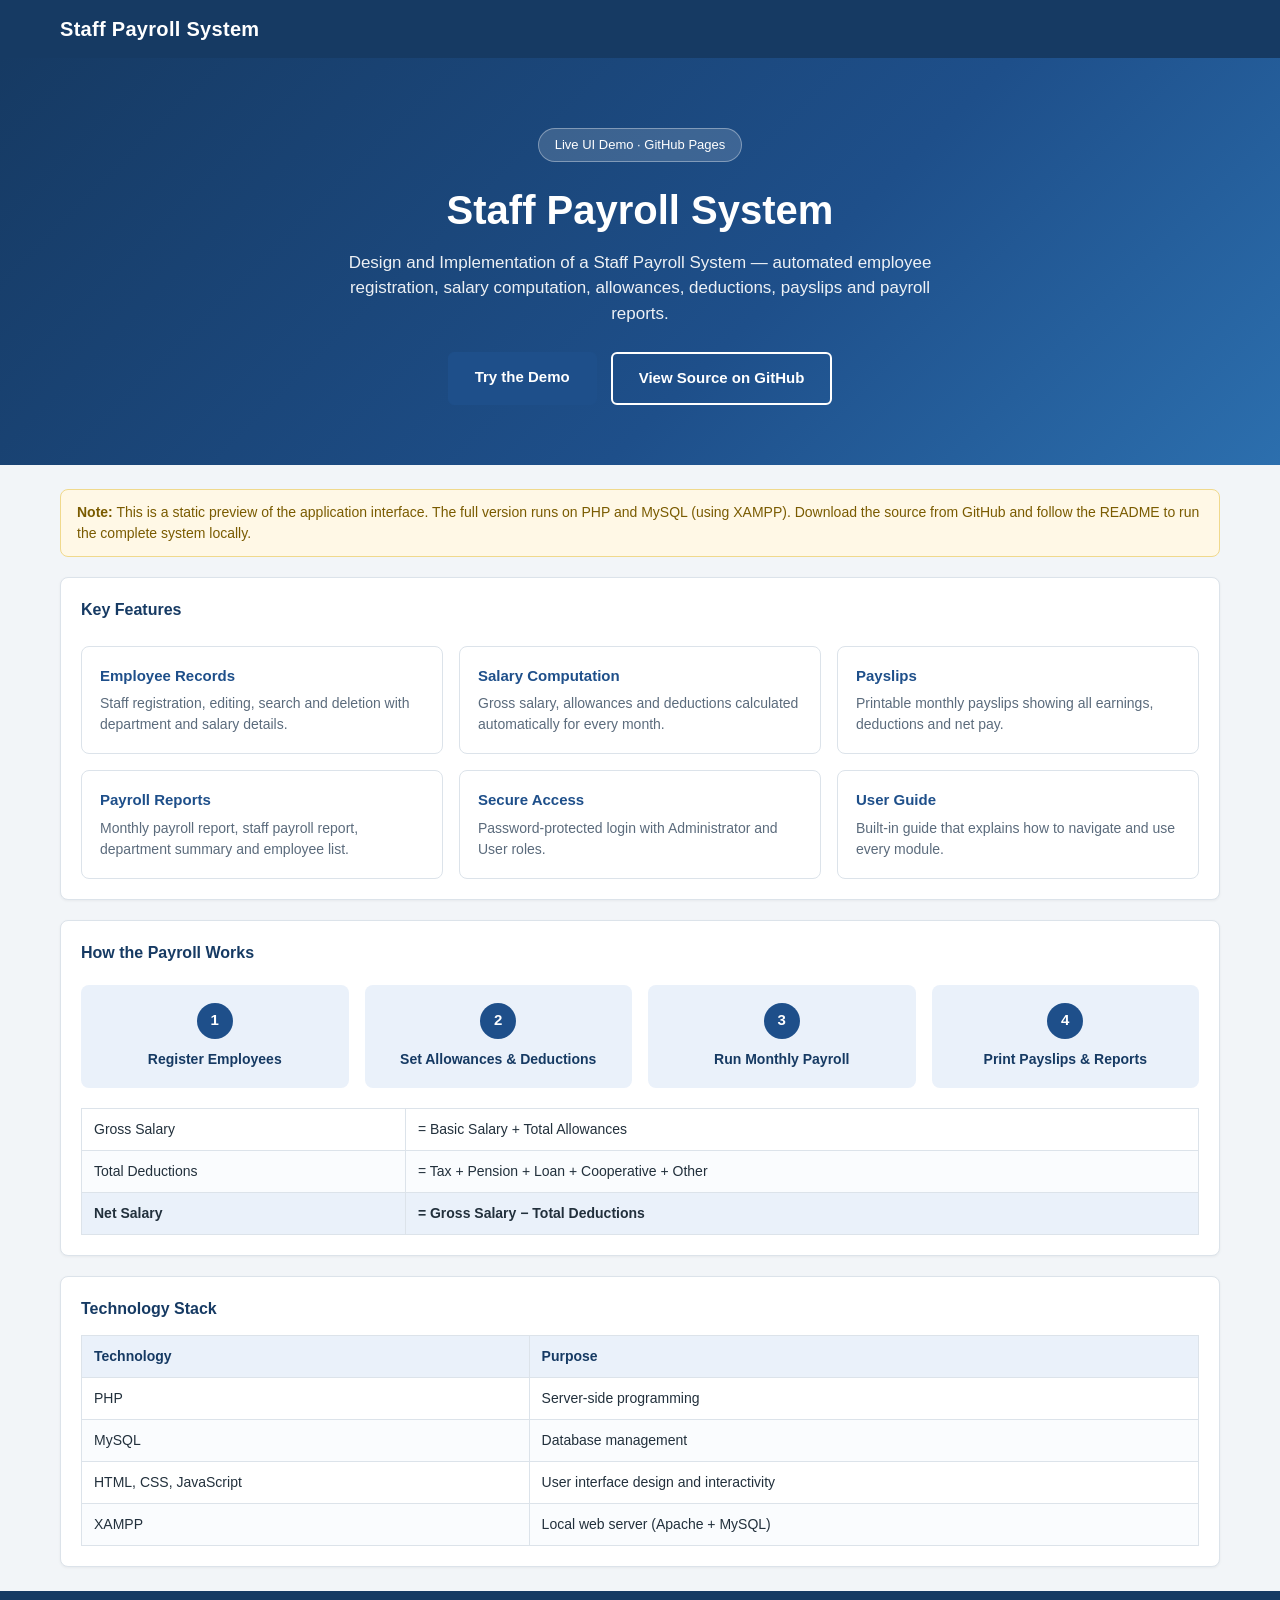
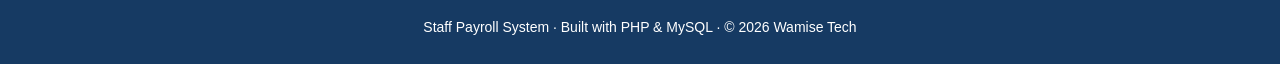
<file: docs/index.html>
<!DOCTYPE html>
<html lang="en">
<head>
    <meta charset="UTF-8">
    <meta name="viewport" content="width=device-width, initial-scale=1.0">
    <title>Staff Payroll System</title>
    <link rel="stylesheet" href="assets/css/style.css">
    <link rel="stylesheet" href="assets/css/demo.css">
</head>
<body>
    <header class="topbar">
        <div class="topbar-inner">
            <div class="brand">Staff Payroll System</div>
        </div>
    </header>

    <section class="landing-hero">
        <span class="hero-badge">Live UI Demo &middot; GitHub Pages</span>
        <h1>Staff Payroll System</h1>
        <p>Design and Implementation of a Staff Payroll System &mdash; automated employee registration, salary computation, allowances, deductions, payslips and payroll reports.</p>
        <div class="hero-buttons">
            <a href="login.html" class="btn btn-primary">Try the Demo</a>
            <a href="https://github.com/SoldierofGod-8/Payroll-System" target="_blank" class="btn btn-github">View Source on GitHub</a>
        </div>
    </section>

    <main class="container">
        <div class="demo-note">
            <strong>Note:</strong> This is a static preview of the application interface. The full version runs on PHP and MySQL (using XAMPP). Download the source from GitHub and follow the README to run the complete system locally.
        </div>

        <div class="card">
            <div class="card-header"><h3>Key Features</h3></div>
            <div class="feature-grid">
                <div class="feature-item">
                    <h4>Employee Records</h4>
                    <p>Staff registration, editing, search and deletion with department and salary details.</p>
                </div>
                <div class="feature-item">
                    <h4>Salary Computation</h4>
                    <p>Gross salary, allowances and deductions calculated automatically for every month.</p>
                </div>
                <div class="feature-item">
                    <h4>Payslips</h4>
                    <p>Printable monthly payslips showing all earnings, deductions and net pay.</p>
                </div>
                <div class="feature-item">
                    <h4>Payroll Reports</h4>
                    <p>Monthly payroll report, staff payroll report, department summary and employee list.</p>
                </div>
                <div class="feature-item">
                    <h4>Secure Access</h4>
                    <p>Password-protected login with Administrator and User roles.</p>
                </div>
                <div class="feature-item">
                    <h4>User Guide</h4>
                    <p>Built-in guide that explains how to navigate and use every module.</p>
                </div>
            </div>
        </div>

        <div class="card">
            <div class="card-header"><h3>How the Payroll Works</h3></div>
            <div class="demo-steps">
                <div class="demo-step">
                    <span class="step-num">1</span>
                    <p>Register Employees</p>
                </div>
                <div class="demo-step">
                    <span class="step-num">2</span>
                    <p>Set Allowances &amp; Deductions</p>
                </div>
                <div class="demo-step">
                    <span class="step-num">3</span>
                    <p>Run Monthly Payroll</p>
                </div>
                <div class="demo-step">
                    <span class="step-num">4</span>
                    <p>Print Payslips &amp; Reports</p>
                </div>
            </div>
            <table class="data-table" style="margin-top:20px;">
                <tbody>
                    <tr>
                        <td>Gross Salary</td>
                        <td>= Basic Salary + Total Allowances</td>
                    </tr>
                    <tr>
                        <td>Total Deductions</td>
                        <td>= Tax + Pension + Loan + Cooperative + Other</td>
                    </tr>
                    <tr class="total-row">
                        <td><strong>Net Salary</strong></td>
                        <td><strong>= Gross Salary &minus; Total Deductions</strong></td>
                    </tr>
                </tbody>
            </table>
        </div>

        <div class="card">
            <div class="card-header"><h3>Technology Stack</h3></div>
            <table class="data-table">
                <thead>
                    <tr><th>Technology</th><th>Purpose</th></tr>
                </thead>
                <tbody>
                    <tr><td>PHP</td><td>Server-side programming</td></tr>
                    <tr><td>MySQL</td><td>Database management</td></tr>
                    <tr><td>HTML, CSS, JavaScript</td><td>User interface design and interactivity</td></tr>
                    <tr><td>XAMPP</td><td>Local web server (Apache + MySQL)</td></tr>
                </tbody>
            </table>
        </div>
    </main>

    <footer class="landing-footer">
        <p>Staff Payroll System &middot; Built with PHP &amp; MySQL &middot; &copy; 2026 Wamise Tech</p>
    </footer>
</body>
</html>
</file>
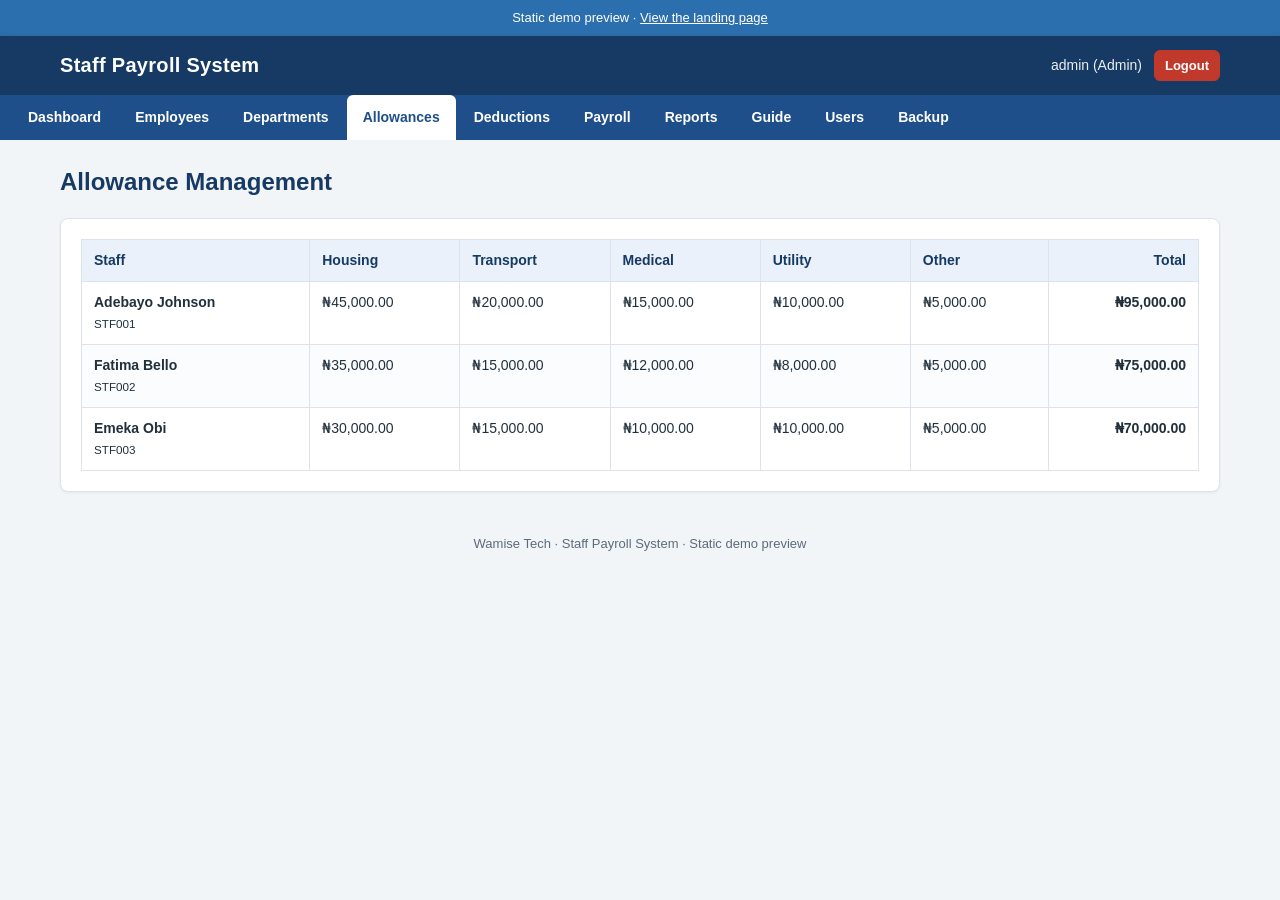
<file: docs/allowances.html>
<!DOCTYPE html>
<html lang="en">
<head>
    <meta charset="UTF-8">
    <meta name="viewport" content="width=device-width, initial-scale=1.0">
    <title>Allowances | Staff Payroll System</title>
    <link rel="stylesheet" href="assets/css/style.css">
    <link rel="stylesheet" href="assets/css/demo.css">
</head>
<body>
    <div class="demo-banner">Static demo preview &middot; <a href="index.html">View the landing page</a></div>
    <header class="topbar no-print">
        <div class="topbar-inner">
            <div class="brand">Staff Payroll System</div>
            <div class="user-box">
                <span class="user-name">admin (Admin)</span>
                <a href="login.html" class="btn btn-small btn-danger">Logout</a>
            </div>
        </div>
    </header>

    <nav class="navbar no-print">
        <a href="dashboard.html">Dashboard</a>
        <a href="employees.html">Employees</a>
        <a href="departments.html">Departments</a>
        <a href="allowances.html">Allowances</a>
        <a href="deductions.html">Deductions</a>
        <a href="payroll.html">Payroll</a>
        <a href="reports.html">Reports</a>
        <a href="guide.html">Guide</a>
        <a href="users.html">Users</a>
        <a href="backup.html">Backup</a>
    </nav>

    <main class="container">
        <h1 class="page-title">Allowance Management</h1>

        <div class="card">
            <table class="data-table">
                <thead>
                    <tr>
                        <th>Staff</th>
                        <th>Housing</th>
                        <th>Transport</th>
                        <th>Medical</th>
                        <th>Utility</th>
                        <th>Other</th>
                        <th class="align-right">Total</th>
                    </tr>
                </thead>
                <tbody>
                    <tr>
                        <td><strong>Adebayo Johnson</strong><br><small>STF001</small></td>
                        <td>&#8358;45,000.00</td>
                        <td>&#8358;20,000.00</td>
                        <td>&#8358;15,000.00</td>
                        <td>&#8358;10,000.00</td>
                        <td>&#8358;5,000.00</td>
                        <td class="align-right"><strong>&#8358;95,000.00</strong></td>
                    </tr>
                    <tr>
                        <td><strong>Fatima Bello</strong><br><small>STF002</small></td>
                        <td>&#8358;35,000.00</td>
                        <td>&#8358;15,000.00</td>
                        <td>&#8358;12,000.00</td>
                        <td>&#8358;8,000.00</td>
                        <td>&#8358;5,000.00</td>
                        <td class="align-right"><strong>&#8358;75,000.00</strong></td>
                    </tr>
                    <tr>
                        <td><strong>Emeka Obi</strong><br><small>STF003</small></td>
                        <td>&#8358;30,000.00</td>
                        <td>&#8358;15,000.00</td>
                        <td>&#8358;10,000.00</td>
                        <td>&#8358;10,000.00</td>
                        <td>&#8358;5,000.00</td>
                        <td class="align-right"><strong>&#8358;70,000.00</strong></td>
                    </tr>
                </tbody>
            </table>
        </div>
    </main>

    <footer class="footer no-print">
        <p>Wamise Tech &middot; Staff Payroll System &middot; Static demo preview</p>
    </footer>
    <script src="assets/js/demo.js"></script>
</body>
</html>
</file>
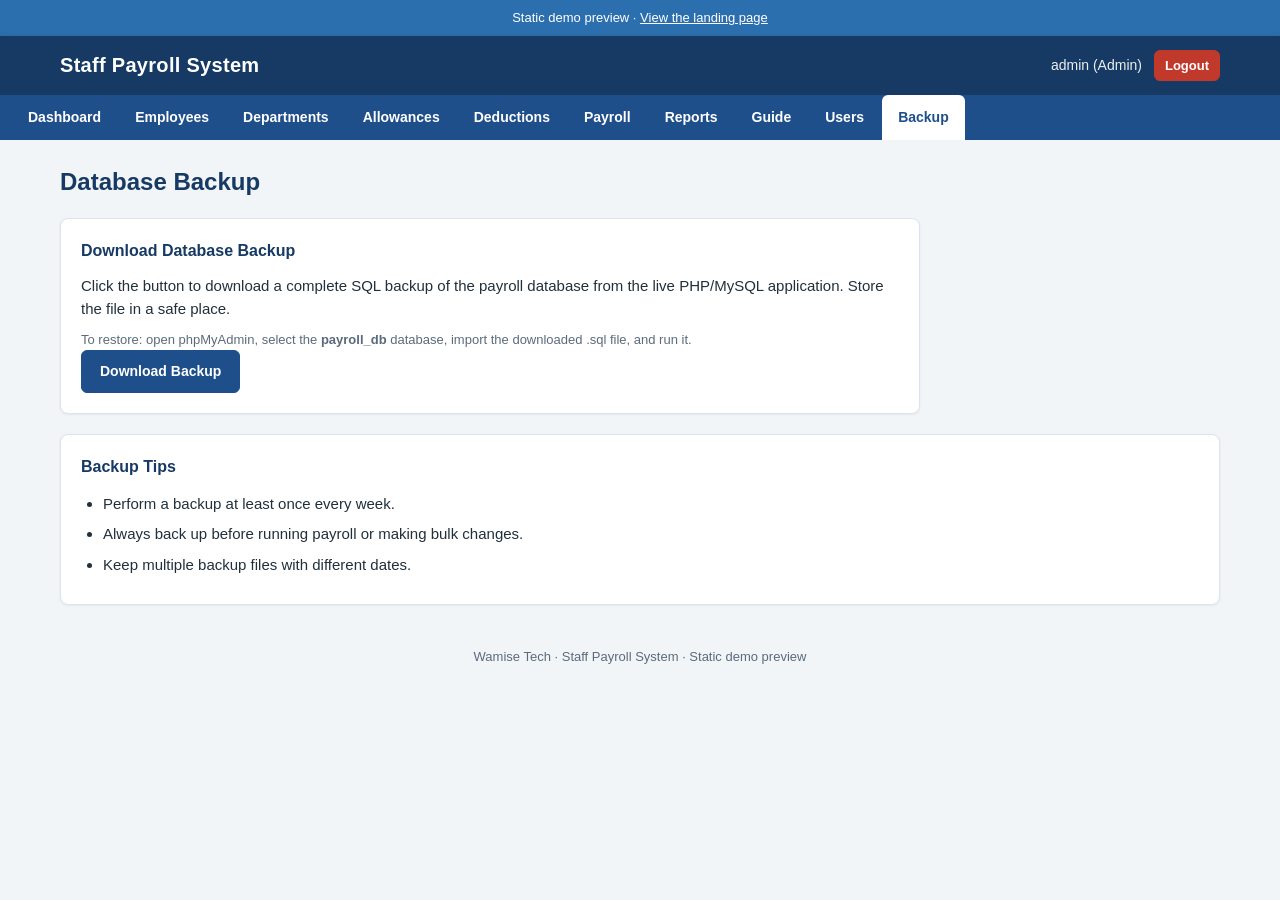
<file: docs/backup.html>
<!DOCTYPE html>
<html lang="en">
<head>
    <meta charset="UTF-8">
    <meta name="viewport" content="width=device-width, initial-scale=1.0">
    <title>Backup | Staff Payroll System</title>
    <link rel="stylesheet" href="assets/css/style.css">
    <link rel="stylesheet" href="assets/css/demo.css">
</head>
<body>
    <div class="demo-banner">Static demo preview &middot; <a href="index.html">View the landing page</a></div>
    <header class="topbar no-print">
        <div class="topbar-inner">
            <div class="brand">Staff Payroll System</div>
            <div class="user-box">
                <span class="user-name">admin (Admin)</span>
                <a href="login.html" class="btn btn-small btn-danger">Logout</a>
            </div>
        </div>
    </header>

    <nav class="navbar no-print">
        <a href="dashboard.html">Dashboard</a>
        <a href="employees.html">Employees</a>
        <a href="departments.html">Departments</a>
        <a href="allowances.html">Allowances</a>
        <a href="deductions.html">Deductions</a>
        <a href="payroll.html">Payroll</a>
        <a href="reports.html">Reports</a>
        <a href="guide.html">Guide</a>
        <a href="users.html">Users</a>
        <a href="backup.html">Backup</a>
    </nav>

    <main class="container">
        <h1 class="page-title">Database Backup</h1>

        <div class="card form-card">
            <h3>Download Database Backup</h3>
            <p>Click the button to download a complete SQL backup of the payroll database from the live PHP/MySQL application. Store the file in a safe place.</p>
            <p class="hint">To restore: open phpMyAdmin, select the <strong>payroll_db</strong> database, import the downloaded .sql file, and run it.</p>
            <a href="javascript:void(0)" class="btn btn-primary">Download Backup</a>
        </div>

        <div class="card">
            <div class="card-header"><h3>Backup Tips</h3></div>
            <ul class="guide-list">
                <li>Perform a backup at least once every week.</li>
                <li>Always back up before running payroll or making bulk changes.</li>
                <li>Keep multiple backup files with different dates.</li>
            </ul>
        </div>
    </main>

    <footer class="footer no-print">
        <p>Wamise Tech &middot; Staff Payroll System &middot; Static demo preview</p>
    </footer>
    <script src="assets/js/demo.js"></script>
</body>
</html>
</file>
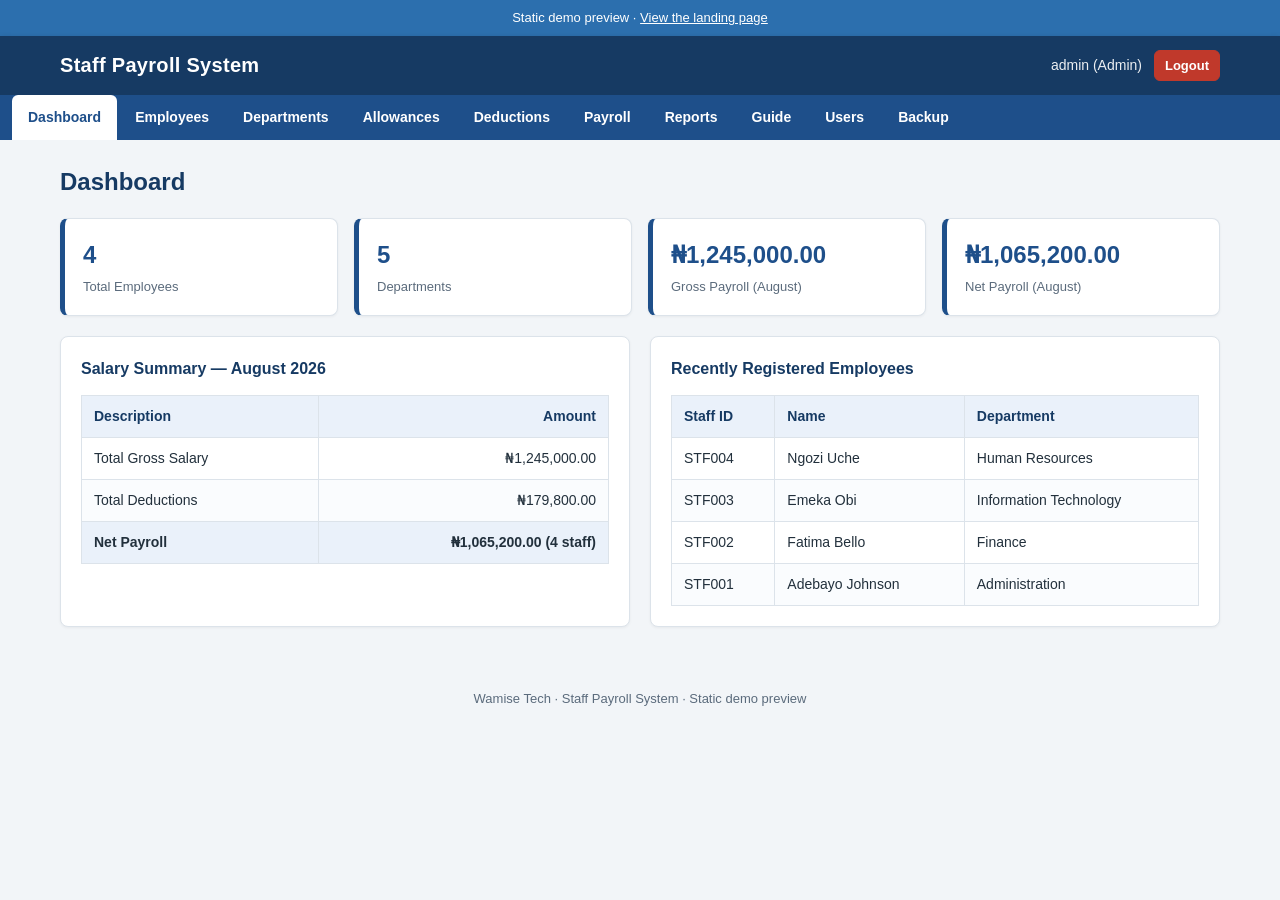
<file: docs/dashboard.html>
<!DOCTYPE html>
<html lang="en">
<head>
    <meta charset="UTF-8">
    <meta name="viewport" content="width=device-width, initial-scale=1.0">
    <title>Dashboard | Staff Payroll System</title>
    <link rel="stylesheet" href="assets/css/style.css">
    <link rel="stylesheet" href="assets/css/demo.css">
</head>
<body>
    <div class="demo-banner">Static demo preview &middot; <a href="index.html">View the landing page</a></div>
    <header class="topbar no-print">
        <div class="topbar-inner">
            <div class="brand">Staff Payroll System</div>
            <div class="user-box">
                <span class="user-name">admin (Admin)</span>
                <a href="login.html" class="btn btn-small btn-danger">Logout</a>
            </div>
        </div>
    </header>

    <nav class="navbar no-print">
        <a href="dashboard.html">Dashboard</a>
        <a href="employees.html">Employees</a>
        <a href="departments.html">Departments</a>
        <a href="allowances.html">Allowances</a>
        <a href="deductions.html">Deductions</a>
        <a href="payroll.html">Payroll</a>
        <a href="reports.html">Reports</a>
        <a href="guide.html">Guide</a>
        <a href="users.html">Users</a>
        <a href="backup.html">Backup</a>
    </nav>

    <main class="container">
        <h1 class="page-title">Dashboard</h1>

        <div class="stat-grid">
            <div class="stat-card">
                <div class="stat-value" id="stat-employees">0</div>
                <div class="stat-label">Total Employees</div>
            </div>
            <div class="stat-card">
                <div class="stat-value" id="stat-departments">0</div>
                <div class="stat-label">Departments</div>
            </div>
            <div class="stat-card">
                <div class="stat-value" id="stat-gross">&#8358;0.00</div>
                <div class="stat-label">Gross Payroll (August)</div>
            </div>
            <div class="stat-card">
                <div class="stat-value" id="stat-net">&#8358;0.00</div>
                <div class="stat-label">Net Payroll (August)</div>
            </div>
        </div>

        <div class="grid-2">
            <div class="card">
                <div class="card-header"><h3>Salary Summary &mdash; August 2026</h3></div>
                <table class="data-table">
                    <thead>
                        <tr>
                            <th>Description</th>
                            <th class="align-right">Amount</th>
                        </tr>
                    </thead>
                    <tbody>
                        <tr>
                            <td>Total Gross Salary</td>
                            <td class="align-right" id="summary-gross">&#8358;0.00</td>
                        </tr>
                        <tr>
                            <td>Total Deductions</td>
                            <td class="align-right" id="summary-ded">&#8358;0.00</td>
                        </tr>
                        <tr class="total-row">
                            <td>Net Payroll</td>
                            <td class="align-right" id="summary-net">&#8358;0.00</td>
                        </tr>
                    </tbody>
                </table>
            </div>

            <div class="card">
                <div class="card-header"><h3>Recently Registered Employees</h3></div>
                <table class="data-table">
                    <thead>
                        <tr>
                            <th>Staff ID</th>
                            <th>Name</th>
                            <th>Department</th>
                        </tr>
                    </thead>
                    <tbody id="recent-tbody"></tbody>
                </table>
            </div>
        </div>
    </main>

    <footer class="footer no-print">
        <p>Wamise Tech &middot; Staff Payroll System &middot; Static demo preview</p>
    </footer>
    <script src="assets/js/demo.js"></script>
</body>
</html>
</file>
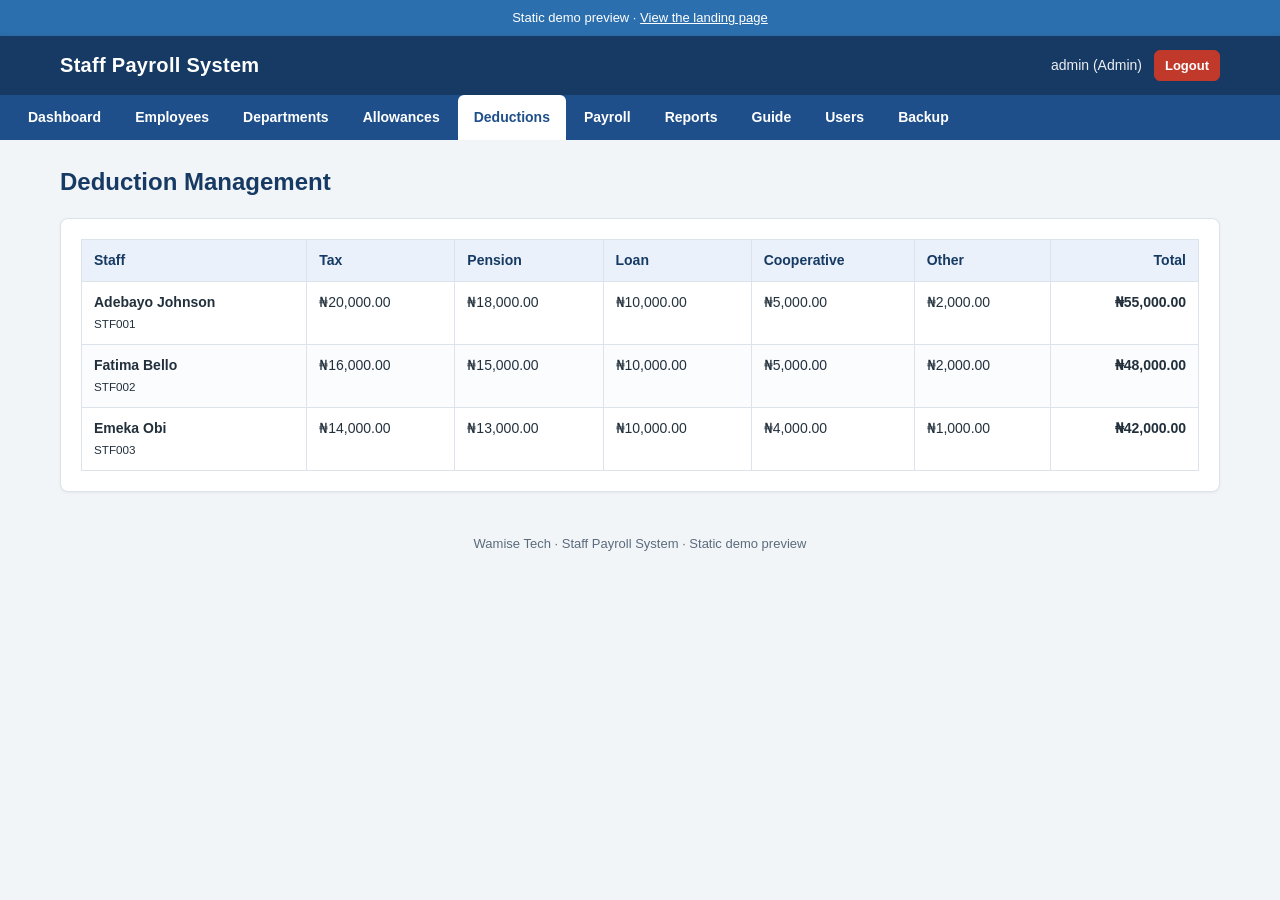
<file: docs/deductions.html>
<!DOCTYPE html>
<html lang="en">
<head>
    <meta charset="UTF-8">
    <meta name="viewport" content="width=device-width, initial-scale=1.0">
    <title>Deductions | Staff Payroll System</title>
    <link rel="stylesheet" href="assets/css/style.css">
    <link rel="stylesheet" href="assets/css/demo.css">
</head>
<body>
    <div class="demo-banner">Static demo preview &middot; <a href="index.html">View the landing page</a></div>
    <header class="topbar no-print">
        <div class="topbar-inner">
            <div class="brand">Staff Payroll System</div>
            <div class="user-box">
                <span class="user-name">admin (Admin)</span>
                <a href="login.html" class="btn btn-small btn-danger">Logout</a>
            </div>
        </div>
    </header>

    <nav class="navbar no-print">
        <a href="dashboard.html">Dashboard</a>
        <a href="employees.html">Employees</a>
        <a href="departments.html">Departments</a>
        <a href="allowances.html">Allowances</a>
        <a href="deductions.html">Deductions</a>
        <a href="payroll.html">Payroll</a>
        <a href="reports.html">Reports</a>
        <a href="guide.html">Guide</a>
        <a href="users.html">Users</a>
        <a href="backup.html">Backup</a>
    </nav>

    <main class="container">
        <h1 class="page-title">Deduction Management</h1>

        <div class="card">
            <table class="data-table">
                <thead>
                    <tr>
                        <th>Staff</th>
                        <th>Tax</th>
                        <th>Pension</th>
                        <th>Loan</th>
                        <th>Cooperative</th>
                        <th>Other</th>
                        <th class="align-right">Total</th>
                    </tr>
                </thead>
                <tbody>
                    <tr>
                        <td><strong>Adebayo Johnson</strong><br><small>STF001</small></td>
                        <td>&#8358;20,000.00</td>
                        <td>&#8358;18,000.00</td>
                        <td>&#8358;10,000.00</td>
                        <td>&#8358;5,000.00</td>
                        <td>&#8358;2,000.00</td>
                        <td class="align-right"><strong>&#8358;55,000.00</strong></td>
                    </tr>
                    <tr>
                        <td><strong>Fatima Bello</strong><br><small>STF002</small></td>
                        <td>&#8358;16,000.00</td>
                        <td>&#8358;15,000.00</td>
                        <td>&#8358;10,000.00</td>
                        <td>&#8358;5,000.00</td>
                        <td>&#8358;2,000.00</td>
                        <td class="align-right"><strong>&#8358;48,000.00</strong></td>
                    </tr>
                    <tr>
                        <td><strong>Emeka Obi</strong><br><small>STF003</small></td>
                        <td>&#8358;14,000.00</td>
                        <td>&#8358;13,000.00</td>
                        <td>&#8358;10,000.00</td>
                        <td>&#8358;4,000.00</td>
                        <td>&#8358;1,000.00</td>
                        <td class="align-right"><strong>&#8358;42,000.00</strong></td>
                    </tr>
                </tbody>
            </table>
        </div>
    </main>

    <footer class="footer no-print">
        <p>Wamise Tech &middot; Staff Payroll System &middot; Static demo preview</p>
    </footer>
    <script src="assets/js/demo.js"></script>
</body>
</html>
</file>
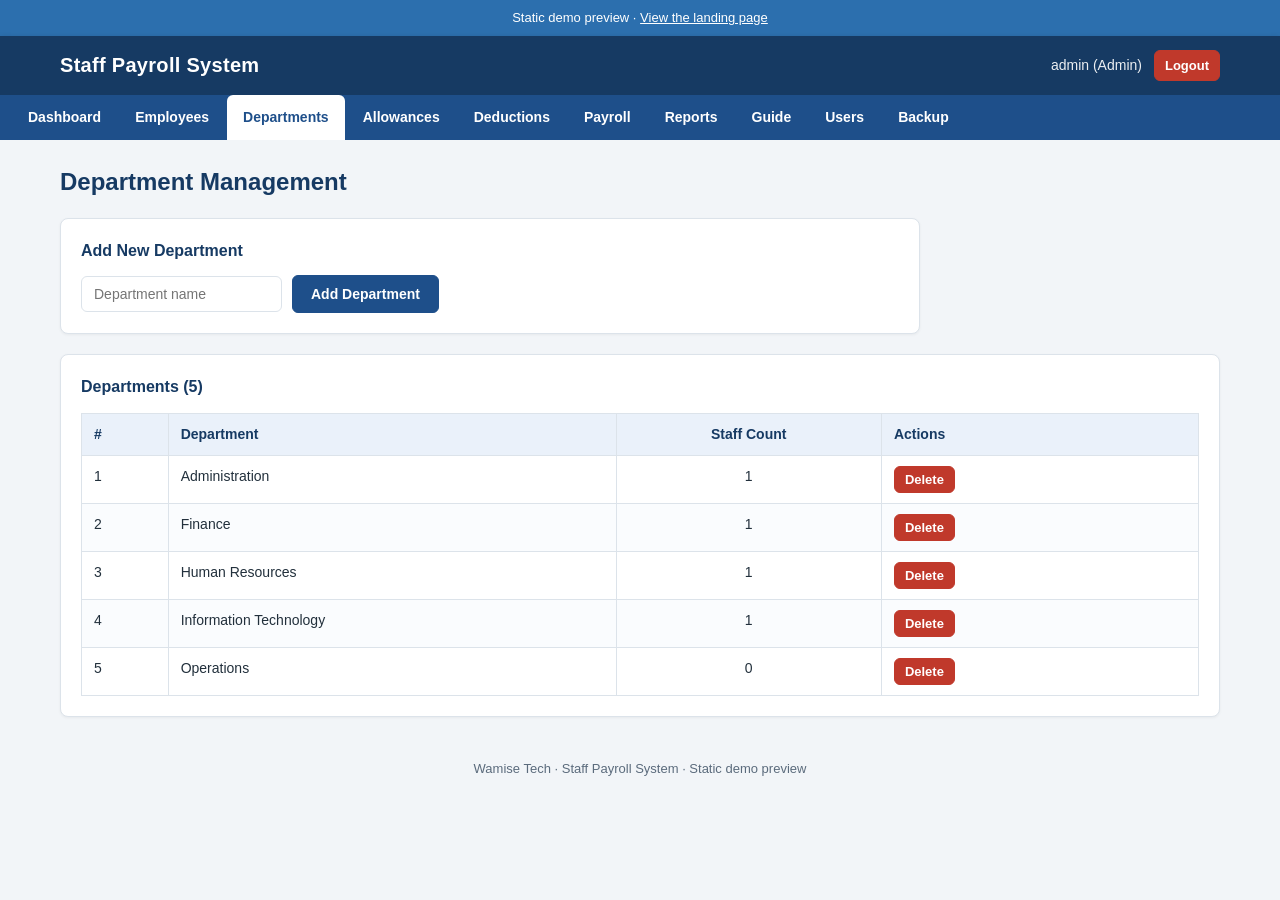
<file: docs/departments.html>
<!DOCTYPE html>
<html lang="en">
<head>
    <meta charset="UTF-8">
    <meta name="viewport" content="width=device-width, initial-scale=1.0">
    <title>Departments | Staff Payroll System</title>
    <link rel="stylesheet" href="assets/css/style.css">
    <link rel="stylesheet" href="assets/css/demo.css">
</head>
<body>
    <div class="demo-banner">Static demo preview &middot; <a href="index.html">View the landing page</a></div>
    <header class="topbar no-print">
        <div class="topbar-inner">
            <div class="brand">Staff Payroll System</div>
            <div class="user-box">
                <span class="user-name">admin (Admin)</span>
                <a href="login.html" class="btn btn-small btn-danger">Logout</a>
            </div>
        </div>
    </header>

    <nav class="navbar no-print">
        <a href="dashboard.html">Dashboard</a>
        <a href="employees.html">Employees</a>
        <a href="departments.html">Departments</a>
        <a href="allowances.html">Allowances</a>
        <a href="deductions.html">Deductions</a>
        <a href="payroll.html">Payroll</a>
        <a href="reports.html">Reports</a>
        <a href="guide.html">Guide</a>
        <a href="users.html">Users</a>
        <a href="backup.html">Backup</a>
    </nav>

    <main class="container">
        <h1 class="page-title">Department Management</h1>

        <div class="card form-card">
            <h3>Add New Department</h3>
            <form class="inline-form" onsubmit="return false;">
                <input type="text" id="dept-input" placeholder="Department name" required>
                <button type="button" class="btn btn-primary" id="btn-add-dept">Add Department</button>
            </form>
        </div>

        <div class="card">
            <div class="card-header">
                <h3>Departments (<span id="department-count">0</span>)</h3>
            </div>
            <table class="data-table">
                <thead>
                    <tr>
                        <th>#</th>
                        <th>Department</th>
                        <th class="align-center">Staff Count</th>
                        <th class="no-print">Actions</th>
                    </tr>
                </thead>
                <tbody id="department-tbody"></tbody>
            </table>
        </div>
    </main>

    <footer class="footer no-print">
        <p>Wamise Tech &middot; Staff Payroll System &middot; Static demo preview</p>
    </footer>
    <script src="assets/js/demo.js"></script>
</body>
</html>
</file>
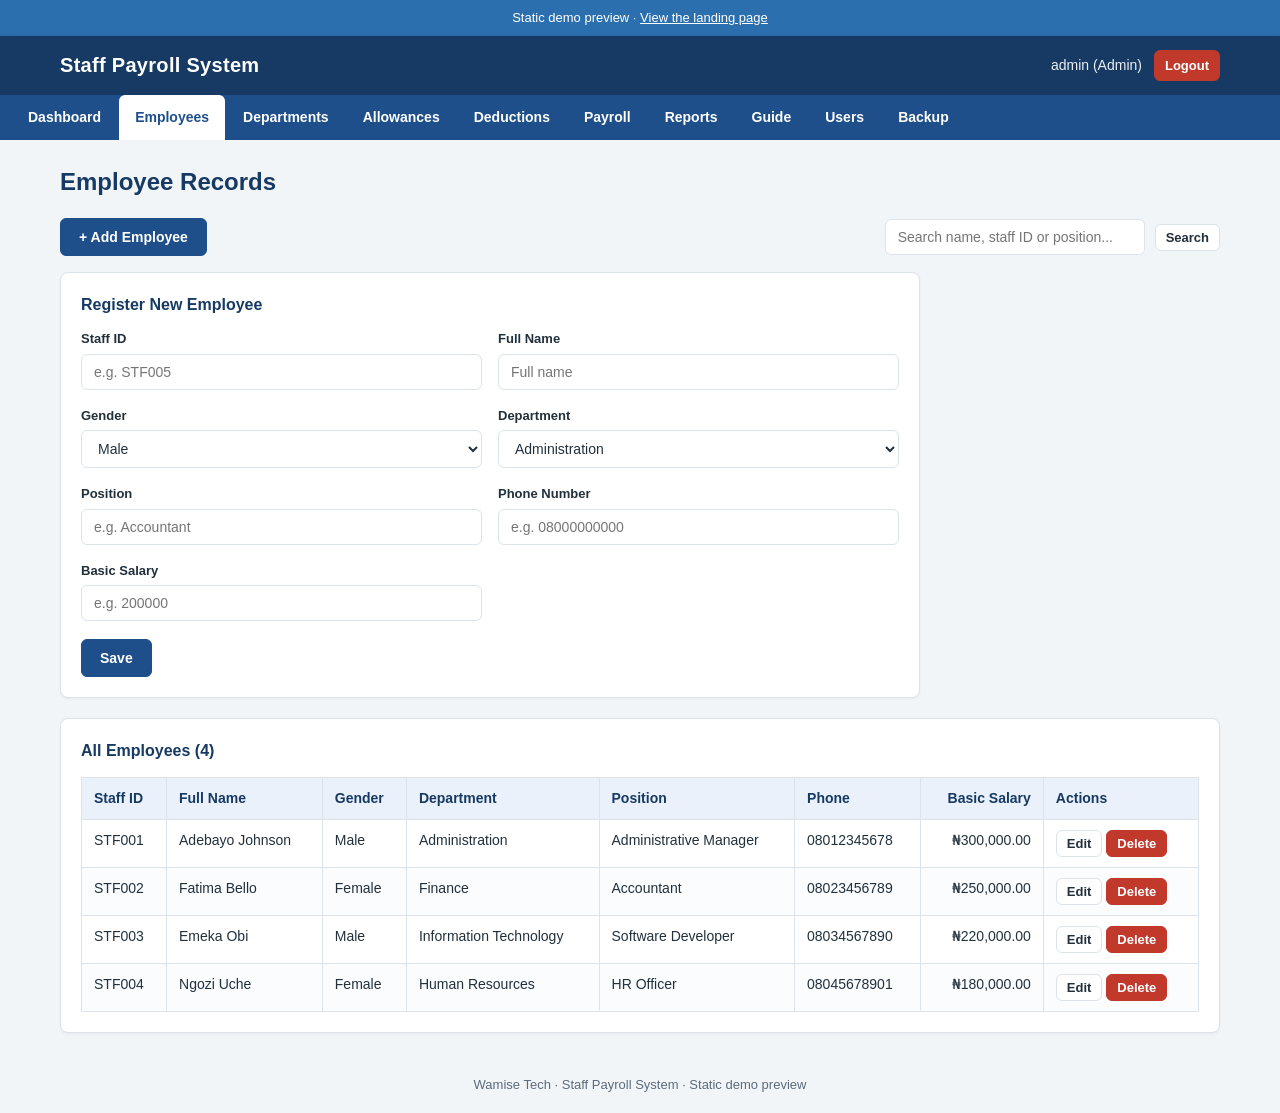
<file: docs/employees.html>
<!DOCTYPE html>
<html lang="en">
<head>
    <meta charset="UTF-8">
    <meta name="viewport" content="width=device-width, initial-scale=1.0">
    <title>Employees | Staff Payroll System</title>
    <link rel="stylesheet" href="assets/css/style.css">
    <link rel="stylesheet" href="assets/css/demo.css">
</head>
<body>
    <div class="demo-banner">Static demo preview &middot; <a href="index.html">View the landing page</a></div>
    <header class="topbar no-print">
        <div class="topbar-inner">
            <div class="brand">Staff Payroll System</div>
            <div class="user-box">
                <span class="user-name">admin (Admin)</span>
                <a href="login.html" class="btn btn-small btn-danger">Logout</a>
            </div>
        </div>
    </header>

    <nav class="navbar no-print">
        <a href="dashboard.html">Dashboard</a>
        <a href="employees.html">Employees</a>
        <a href="departments.html">Departments</a>
        <a href="allowances.html">Allowances</a>
        <a href="deductions.html">Deductions</a>
        <a href="payroll.html">Payroll</a>
        <a href="reports.html">Reports</a>
        <a href="guide.html">Guide</a>
        <a href="users.html">Users</a>
        <a href="backup.html">Backup</a>
    </nav>

    <main class="container">
        <h1 class="page-title">Employee Records</h1>

        <div class="toolbar">
            <button type="button" class="btn btn-primary" onclick="document.getElementById('employee-form').scrollIntoView({behavior:'smooth'});">+ Add Employee</button>
            <form class="inline-form" onsubmit="return false;">
                <input type="text" id="search-input" placeholder="Search name, staff ID or position...">
                <button type="submit" class="btn btn-small">Search</button>
            </form>
        </div>

        <div class="card form-card">
            <h3 id="form-title">Register New Employee</h3>
            <form id="employee-form" autocomplete="off" onsubmit="return false;">
                <input type="hidden" id="emp-id">
                <div class="form-grid">
                    <div>
                        <label for="staff_id">Staff ID</label>
                        <input type="text" id="staff_id" placeholder="e.g. STF005" required>
                    </div>
                    <div>
                        <label for="full_name">Full Name</label>
                        <input type="text" id="full_name" placeholder="Full name" required>
                    </div>
                    <div>
                        <label for="gender">Gender</label>
                        <select id="gender">
                            <option value="Male">Male</option>
                            <option value="Female">Female</option>
                        </select>
                    </div>
                    <div>
                        <label for="dept-select">Department</label>
                        <select id="dept-select"></select>
                    </div>
                    <div>
                        <label for="position">Position</label>
                        <input type="text" id="position" placeholder="e.g. Accountant" required>
                    </div>
                    <div>
                        <label for="phone">Phone Number</label>
                        <input type="text" id="phone" placeholder="e.g. 08000000000">
                    </div>
                    <div>
                        <label for="basic_salary">Basic Salary</label>
                        <input type="number" step="0.01" min="0" id="basic_salary" placeholder="e.g. 200000" required>
                    </div>
                </div>
                <div class="form-actions">
                    <button type="button" class="btn btn-primary" id="btn-save">Save</button>
                    <button type="button" class="btn btn-primary" id="btn-update" style="display:none;">Update</button>
                    <button type="button" class="btn" id="btn-cancel" style="display:none;">Cancel</button>
                </div>
            </form>
        </div>

        <div class="card">
            <div class="card-header">
                <h3>All Employees (<span id="employee-count">0</span>)</h3>
            </div>
            <table class="data-table">
                <thead>
                    <tr>
                        <th>Staff ID</th>
                        <th>Full Name</th>
                        <th>Gender</th>
                        <th>Department</th>
                        <th>Position</th>
                        <th>Phone</th>
                        <th class="align-right">Basic Salary</th>
                        <th class="no-print">Actions</th>
                    </tr>
                </thead>
                <tbody id="employee-tbody"></tbody>
            </table>
        </div>
    </main>

    <footer class="footer no-print">
        <p>Wamise Tech &middot; Staff Payroll System &middot; Static demo preview</p>
    </footer>
    <script src="assets/js/demo.js"></script>
</body>
</html>
</file>
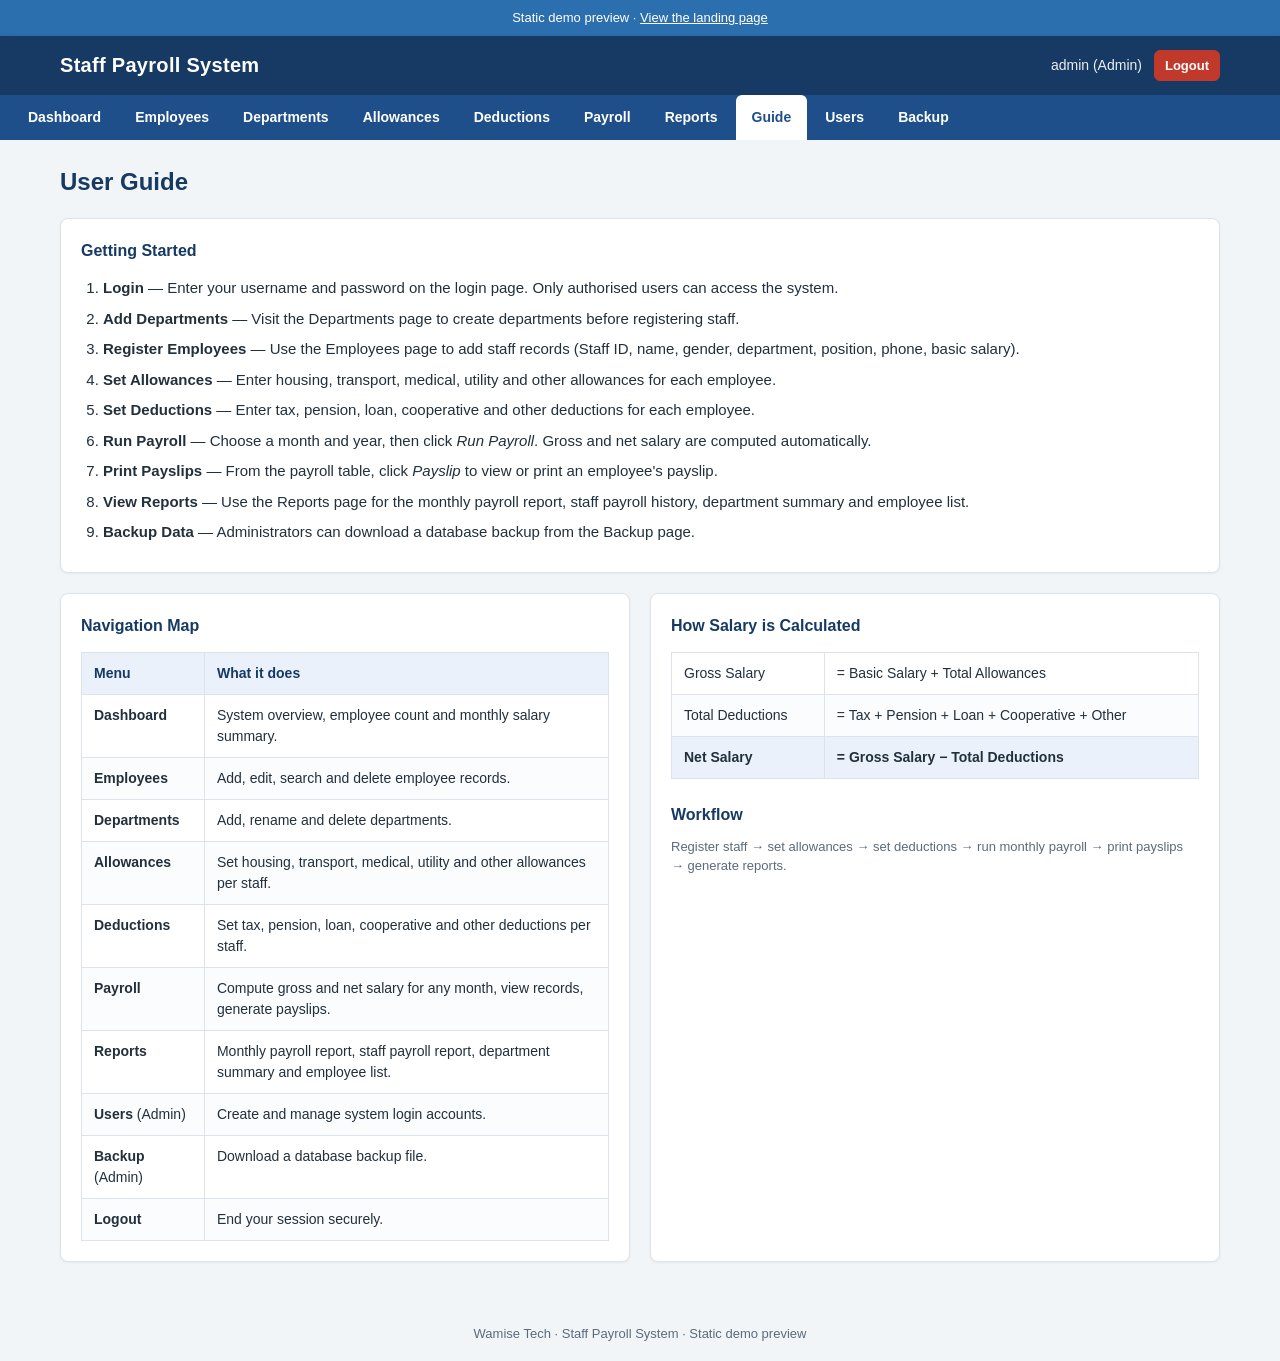
<file: docs/guide.html>
<!DOCTYPE html>
<html lang="en">
<head>
    <meta charset="UTF-8">
    <meta name="viewport" content="width=device-width, initial-scale=1.0">
    <title>User Guide | Staff Payroll System</title>
    <link rel="stylesheet" href="assets/css/style.css">
    <link rel="stylesheet" href="assets/css/demo.css">
</head>
<body>
    <div class="demo-banner">Static demo preview &middot; <a href="index.html">View the landing page</a></div>
    <header class="topbar no-print">
        <div class="topbar-inner">
            <div class="brand">Staff Payroll System</div>
            <div class="user-box">
                <span class="user-name">admin (Admin)</span>
                <a href="login.html" class="btn btn-small btn-danger">Logout</a>
            </div>
        </div>
    </header>

    <nav class="navbar no-print">
        <a href="dashboard.html">Dashboard</a>
        <a href="employees.html">Employees</a>
        <a href="departments.html">Departments</a>
        <a href="allowances.html">Allowances</a>
        <a href="deductions.html">Deductions</a>
        <a href="payroll.html">Payroll</a>
        <a href="reports.html">Reports</a>
        <a href="guide.html">Guide</a>
        <a href="users.html">Users</a>
        <a href="backup.html">Backup</a>
    </nav>

    <main class="container">
        <h1 class="page-title">User Guide</h1>

        <div class="card">
            <div class="card-header"><h3>Getting Started</h3></div>
            <ol class="guide-list">
                <li><strong>Login</strong> &mdash; Enter your username and password on the login page. Only authorised users can access the system.</li>
                <li><strong>Add Departments</strong> &mdash; Visit the Departments page to create departments before registering staff.</li>
                <li><strong>Register Employees</strong> &mdash; Use the Employees page to add staff records (Staff ID, name, gender, department, position, phone, basic salary).</li>
                <li><strong>Set Allowances</strong> &mdash; Enter housing, transport, medical, utility and other allowances for each employee.</li>
                <li><strong>Set Deductions</strong> &mdash; Enter tax, pension, loan, cooperative and other deductions for each employee.</li>
                <li><strong>Run Payroll</strong> &mdash; Choose a month and year, then click <em>Run Payroll</em>. Gross and net salary are computed automatically.</li>
                <li><strong>Print Payslips</strong> &mdash; From the payroll table, click <em>Payslip</em> to view or print an employee's payslip.</li>
                <li><strong>View Reports</strong> &mdash; Use the Reports page for the monthly payroll report, staff payroll history, department summary and employee list.</li>
                <li><strong>Backup Data</strong> &mdash; Administrators can download a database backup from the Backup page.</li>
            </ol>
        </div>

        <div class="grid-2">
            <div class="card">
                <div class="card-header"><h3>Navigation Map</h3></div>
                <table class="data-table">
                    <thead>
                        <tr><th>Menu</th><th>What it does</th></tr>
                    </thead>
                    <tbody>
                        <tr><td><strong>Dashboard</strong></td><td>System overview, employee count and monthly salary summary.</td></tr>
                        <tr><td><strong>Employees</strong></td><td>Add, edit, search and delete employee records.</td></tr>
                        <tr><td><strong>Departments</strong></td><td>Add, rename and delete departments.</td></tr>
                        <tr><td><strong>Allowances</strong></td><td>Set housing, transport, medical, utility and other allowances per staff.</td></tr>
                        <tr><td><strong>Deductions</strong></td><td>Set tax, pension, loan, cooperative and other deductions per staff.</td></tr>
                        <tr><td><strong>Payroll</strong></td><td>Compute gross and net salary for any month, view records, generate payslips.</td></tr>
                        <tr><td><strong>Reports</strong></td><td>Monthly payroll report, staff payroll report, department summary and employee list.</td></tr>
                        <tr><td><strong>Users</strong> (Admin)</td><td>Create and manage system login accounts.</td></tr>
                        <tr><td><strong>Backup</strong> (Admin)</td><td>Download a database backup file.</td></tr>
                        <tr><td><strong>Logout</strong></td><td>End your session securely.</td></tr>
                    </tbody>
                </table>
            </div>

            <div class="card">
                <div class="card-header"><h3>How Salary is Calculated</h3></div>
                <table class="data-table">
                    <tbody>
                        <tr>
                            <td>Gross Salary</td>
                            <td>= Basic Salary + Total Allowances</td>
                        </tr>
                        <tr>
                            <td>Total Deductions</td>
                            <td>= Tax + Pension + Loan + Cooperative + Other</td>
                        </tr>
                        <tr class="total-row">
                            <td><strong>Net Salary</strong></td>
                            <td><strong>= Gross Salary &minus; Total Deductions</strong></td>
                        </tr>
                    </tbody>
                </table>
                <h3 style="margin-top:1.5rem;">Workflow</h3>
                <p class="hint">Register staff &rarr; set allowances &rarr; set deductions &rarr; run monthly payroll &rarr; print payslips &rarr; generate reports.</p>
            </div>
        </div>
    </main>

    <footer class="footer no-print">
        <p>Wamise Tech &middot; Staff Payroll System &middot; Static demo preview</p>
    </footer>
    <script src="assets/js/demo.js"></script>
</body>
</html>
</file>
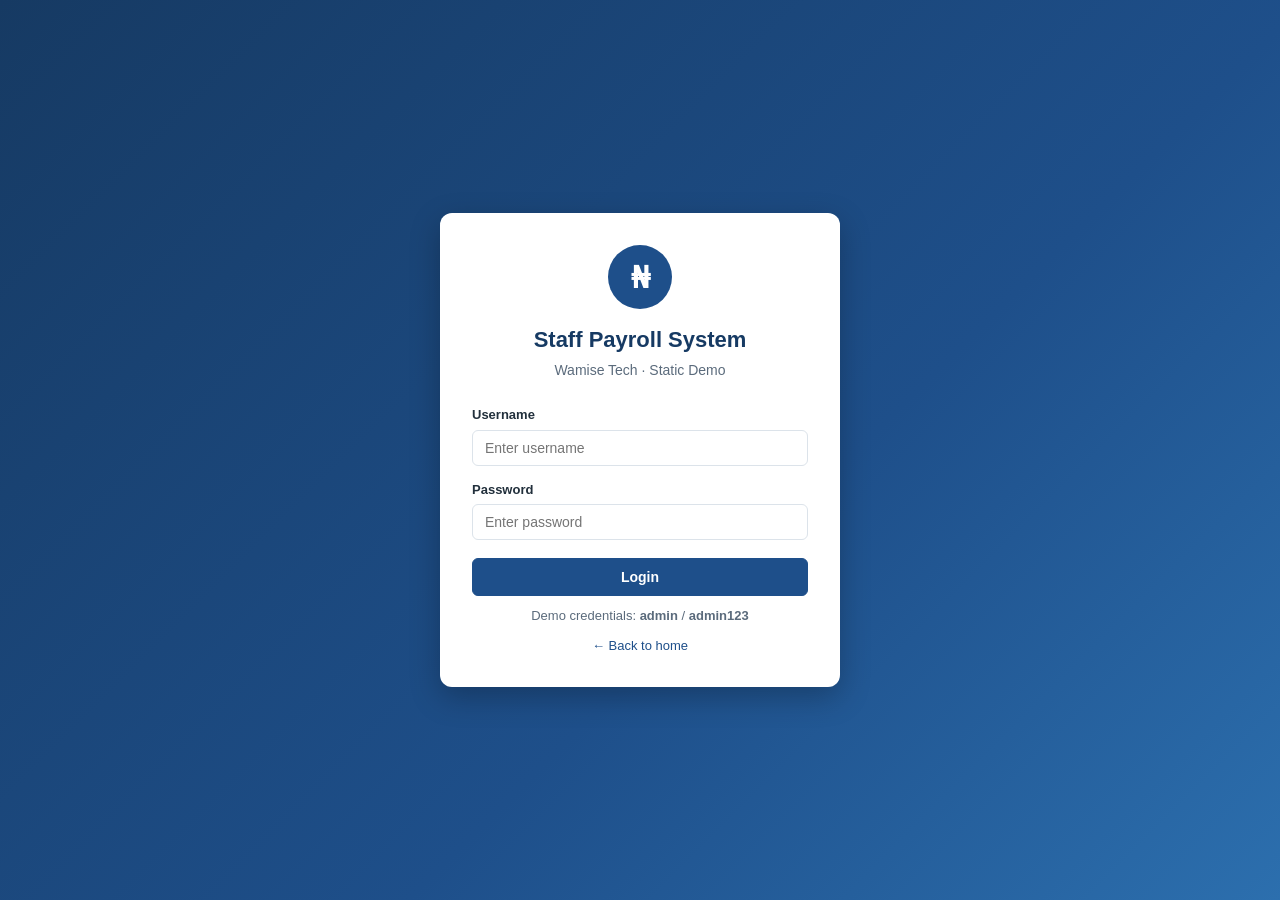
<file: docs/login.html>
<!DOCTYPE html>
<html lang="en">
<head>
    <meta charset="UTF-8">
    <meta name="viewport" content="width=device-width, initial-scale=1.0">
    <title>Login | Staff Payroll System</title>
    <link rel="stylesheet" href="assets/css/style.css">
    <link rel="stylesheet" href="assets/css/demo.css">
</head>
<body class="auth-body">
    <main class="login-card">
        <div class="login-brand">
            <div class="login-logo">&#8358;</div>
            <h1>Staff Payroll System</h1>
            <p>Wamise Tech &middot; Static Demo</p>
        </div>

        <form id="demo-login-form" autocomplete="off">
            <label for="username">Username</label>
            <input type="text" id="username" placeholder="Enter username" required>

            <label for="password">Password</label>
            <input type="password" id="password" placeholder="Enter password" required>

            <button type="submit" class="btn btn-primary btn-block">Login</button>
        </form>

        <p class="hint">Demo credentials: <strong>admin</strong> / <strong>admin123</strong></p>
        <p class="hint"><a href="index.html">&larr; Back to home</a></p>
    </main>
    <script src="assets/js/demo.js"></script>
</body>
</html>
</file>
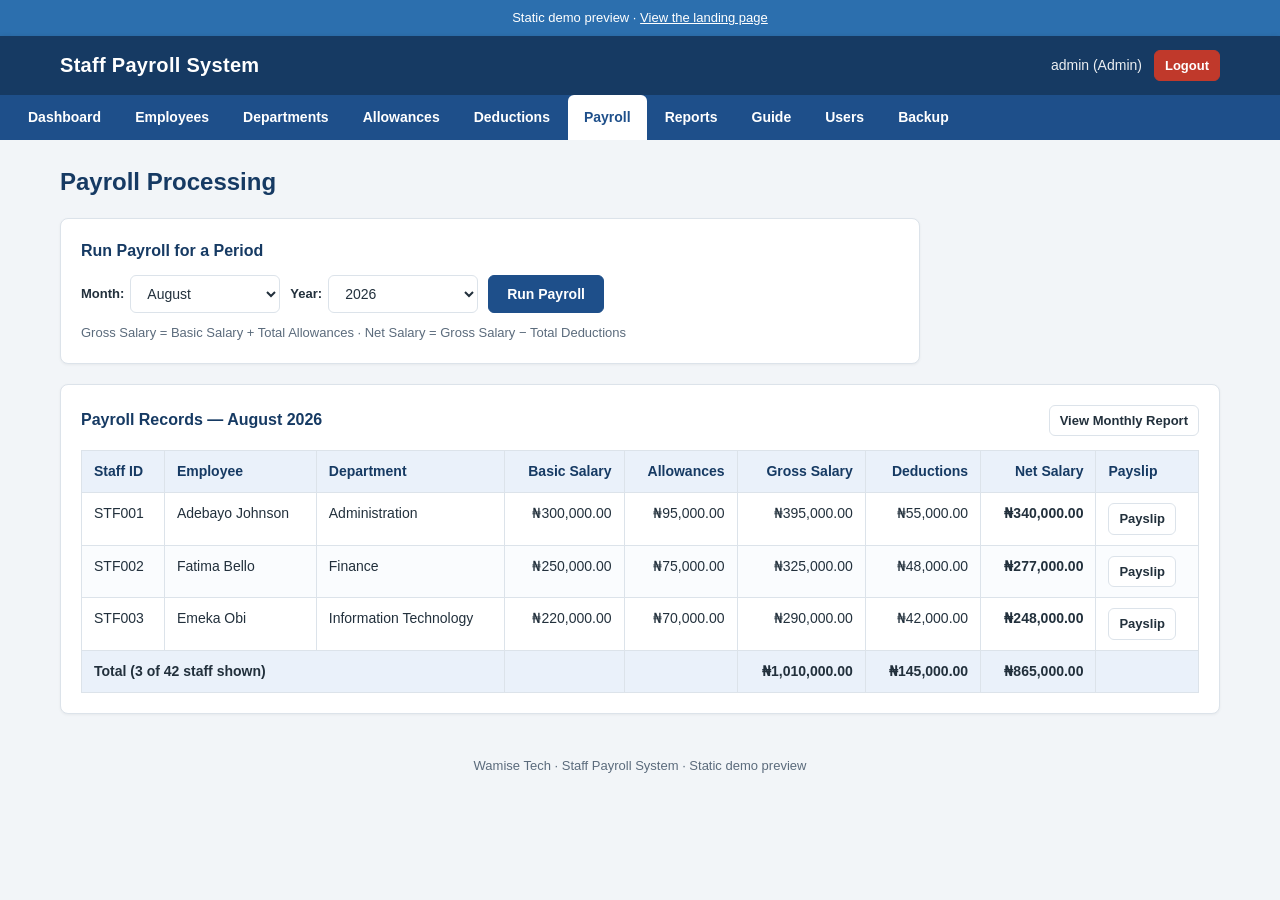
<file: docs/payroll.html>
<!DOCTYPE html>
<html lang="en">
<head>
    <meta charset="UTF-8">
    <meta name="viewport" content="width=device-width, initial-scale=1.0">
    <title>Payroll | Staff Payroll System</title>
    <link rel="stylesheet" href="assets/css/style.css">
    <link rel="stylesheet" href="assets/css/demo.css">
</head>
<body>
    <div class="demo-banner">Static demo preview &middot; <a href="index.html">View the landing page</a></div>
    <header class="topbar no-print">
        <div class="topbar-inner">
            <div class="brand">Staff Payroll System</div>
            <div class="user-box">
                <span class="user-name">admin (Admin)</span>
                <a href="login.html" class="btn btn-small btn-danger">Logout</a>
            </div>
        </div>
    </header>

    <nav class="navbar no-print">
        <a href="dashboard.html">Dashboard</a>
        <a href="employees.html">Employees</a>
        <a href="departments.html">Departments</a>
        <a href="allowances.html">Allowances</a>
        <a href="deductions.html">Deductions</a>
        <a href="payroll.html">Payroll</a>
        <a href="reports.html">Reports</a>
        <a href="guide.html">Guide</a>
        <a href="users.html">Users</a>
        <a href="backup.html">Backup</a>
    </nav>

    <main class="container">
        <h1 class="page-title">Payroll Processing</h1>

        <div class="card form-card">
            <h3>Run Payroll for a Period</h3>
            <form class="inline-form" onsubmit="return false;">
                <label>Month:
                    <select>
                        <option>January</option><option>February</option><option>March</option>
                        <option>April</option><option>May</option><option>June</option>
                        <option>July</option><option selected>August</option><option>September</option>
                        <option>October</option><option>November</option><option>December</option>
                    </select>
                </label>
                <label>Year:
                    <select>
                        <option>2025</option><option selected>2026</option><option>2027</option>
                    </select>
                </label>
                <button type="submit" class="btn btn-primary">Run Payroll</button>
            </form>
            <p class="hint">Gross Salary = Basic Salary + Total Allowances &middot; Net Salary = Gross Salary &minus; Total Deductions</p>
        </div>

        <div class="card">
            <div class="card-header">
                <h3>Payroll Records &mdash; August 2026</h3>
                <a class="btn btn-small" href="reports.html">View Monthly Report</a>
            </div>
            <table class="data-table">
                <thead>
                    <tr>
                        <th>Staff ID</th>
                        <th>Employee</th>
                        <th>Department</th>
                        <th class="align-right">Basic Salary</th>
                        <th class="align-right">Allowances</th>
                        <th class="align-right">Gross Salary</th>
                        <th class="align-right">Deductions</th>
                        <th class="align-right">Net Salary</th>
                        <th class="no-print">Payslip</th>
                    </tr>
                </thead>
                <tbody>
                    <tr>
                        <td>STF001</td>
                        <td>Adebayo Johnson</td>
                        <td>Administration</td>
                        <td class="align-right">&#8358;300,000.00</td>
                        <td class="align-right">&#8358;95,000.00</td>
                        <td class="align-right">&#8358;395,000.00</td>
                        <td class="align-right">&#8358;55,000.00</td>
                        <td class="align-right"><strong>&#8358;340,000.00</strong></td>
                        <td class="no-print"><a class="btn btn-small" href="payslip.html">Payslip</a></td>
                    </tr>
                    <tr>
                        <td>STF002</td>
                        <td>Fatima Bello</td>
                        <td>Finance</td>
                        <td class="align-right">&#8358;250,000.00</td>
                        <td class="align-right">&#8358;75,000.00</td>
                        <td class="align-right">&#8358;325,000.00</td>
                        <td class="align-right">&#8358;48,000.00</td>
                        <td class="align-right"><strong>&#8358;277,000.00</strong></td>
                        <td class="no-print"><a class="btn btn-small" href="payslip.html">Payslip</a></td>
                    </tr>
                    <tr>
                        <td>STF003</td>
                        <td>Emeka Obi</td>
                        <td>Information Technology</td>
                        <td class="align-right">&#8358;220,000.00</td>
                        <td class="align-right">&#8358;70,000.00</td>
                        <td class="align-right">&#8358;290,000.00</td>
                        <td class="align-right">&#8358;42,000.00</td>
                        <td class="align-right"><strong>&#8358;248,000.00</strong></td>
                        <td class="no-print"><a class="btn btn-small" href="payslip.html">Payslip</a></td>
                    </tr>
                </tbody>
                <tfoot>
                    <tr class="total-row">
                        <td colspan="3">Total (3 of 42 staff shown)</td>
                        <td class="align-right"></td>
                        <td class="align-right"></td>
                        <td class="align-right">&#8358;1,010,000.00</td>
                        <td class="align-right">&#8358;145,000.00</td>
                        <td class="align-right">&#8358;865,000.00</td>
                        <td></td>
                    </tr>
                </tfoot>
            </table>
        </div>
    </main>

    <footer class="footer no-print">
        <p>Wamise Tech &middot; Staff Payroll System &middot; Static demo preview</p>
    </footer>
    <script src="assets/js/demo.js"></script>
</body>
</html>
</file>
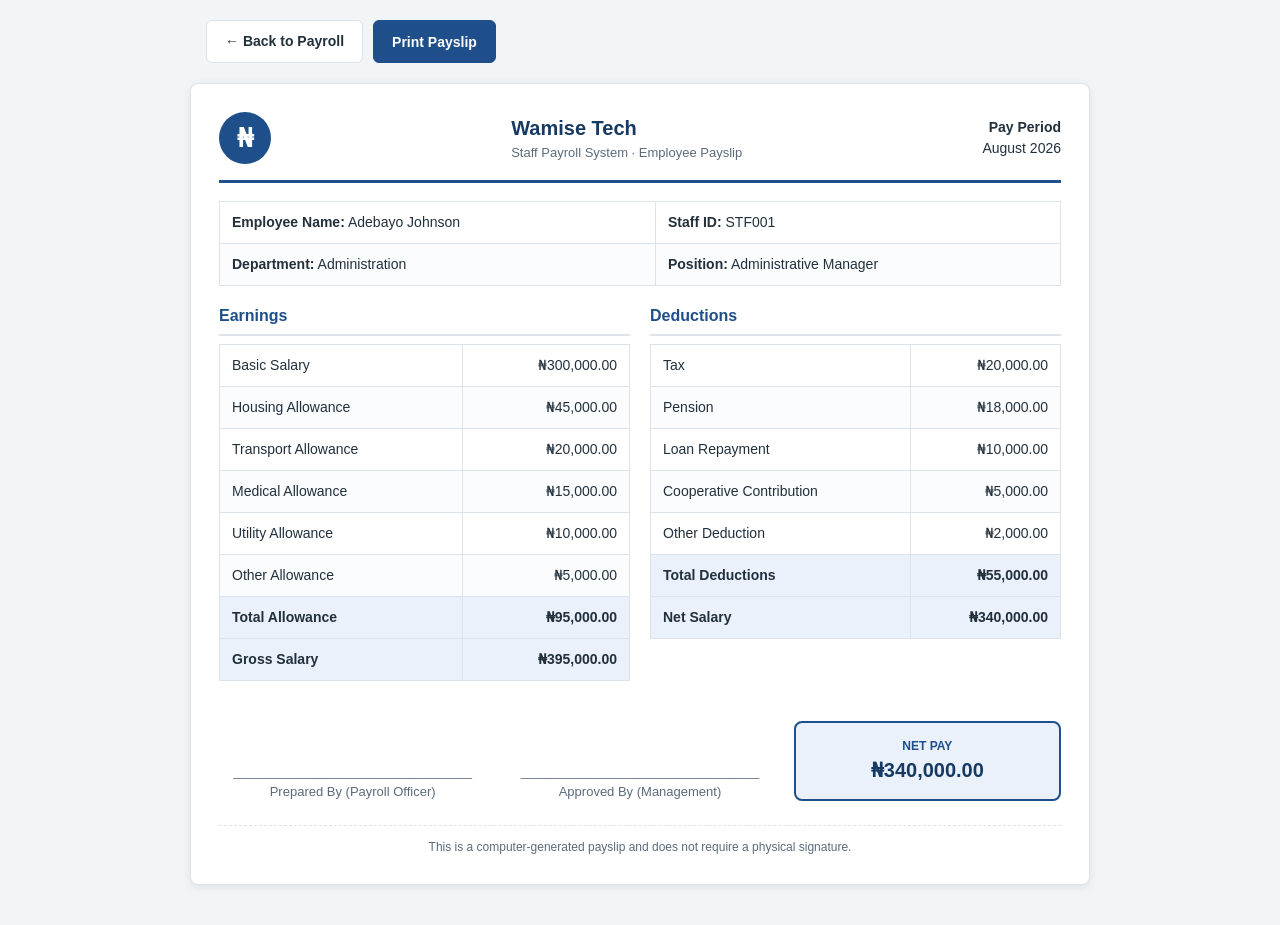
<file: docs/payslip.html>
<!DOCTYPE html>
<html lang="en">
<head>
    <meta charset="UTF-8">
    <meta name="viewport" content="width=device-width, initial-scale=1.0">
    <title>Payslip | Staff Payroll System</title>
    <link rel="stylesheet" href="assets/css/style.css">
    <link rel="stylesheet" href="assets/css/demo.css">
</head>
<body>
<div class="print-actions no-print">
    <a href="payroll.html" class="btn">&larr; Back to Payroll</a>
    <button data-print class="btn btn-primary">Print Payslip</button>
</div>

<div class="payslip">
    <div class="payslip-header">
        <div class="payslip-logo">&#8358;</div>
        <div>
            <h2>Wamise Tech</h2>
            <p>Staff Payroll System &middot; Employee Payslip</p>
        </div>
        <div class="payslip-period">
            <strong>Pay Period</strong><br>
            August 2026
        </div>
    </div>

    <div class="payslip-employee">
        <table class="data-table">
            <tbody>
                <tr>
                    <td><strong>Employee Name:</strong> Adebayo Johnson</td>
                    <td><strong>Staff ID:</strong> STF001</td>
                </tr>
                <tr>
                    <td><strong>Department:</strong> Administration</td>
                    <td><strong>Position:</strong> Administrative Manager</td>
                </tr>
            </tbody>
        </table>
    </div>

    <div class="payslip-sections">
        <div class="payslip-col">
            <h3>Earnings</h3>
            <table class="data-table">
                <tbody>
                    <tr><td>Basic Salary</td><td class="align-right">&#8358;300,000.00</td></tr>
                    <tr><td>Housing Allowance</td><td class="align-right">&#8358;45,000.00</td></tr>
                    <tr><td>Transport Allowance</td><td class="align-right">&#8358;20,000.00</td></tr>
                    <tr><td>Medical Allowance</td><td class="align-right">&#8358;15,000.00</td></tr>
                    <tr><td>Utility Allowance</td><td class="align-right">&#8358;10,000.00</td></tr>
                    <tr><td>Other Allowance</td><td class="align-right">&#8358;5,000.00</td></tr>
                    <tr class="total-row"><td><strong>Total Allowance</strong></td><td class="align-right"><strong>&#8358;95,000.00</strong></td></tr>
                    <tr class="total-row"><td><strong>Gross Salary</strong></td><td class="align-right"><strong>&#8358;395,000.00</strong></td></tr>
                </tbody>
            </table>
        </div>
        <div class="payslip-col">
            <h3>Deductions</h3>
            <table class="data-table">
                <tbody>
                    <tr><td>Tax</td><td class="align-right">&#8358;20,000.00</td></tr>
                    <tr><td>Pension</td><td class="align-right">&#8358;18,000.00</td></tr>
                    <tr><td>Loan Repayment</td><td class="align-right">&#8358;10,000.00</td></tr>
                    <tr><td>Cooperative Contribution</td><td class="align-right">&#8358;5,000.00</td></tr>
                    <tr><td>Other Deduction</td><td class="align-right">&#8358;2,000.00</td></tr>
                    <tr class="total-row"><td><strong>Total Deductions</strong></td><td class="align-right"><strong>&#8358;55,000.00</strong></td></tr>
                    <tr class="total-row"><td><strong>Net Salary</strong></td><td class="align-right"><strong>&#8358;340,000.00</strong></td></tr>
                </tbody>
            </table>
        </div>
    </div>

    <div class="payslip-signatures">
        <div>
            <p>_________________________________</p>
            <p>Prepared By (Payroll Officer)</p>
        </div>
        <div>
            <p>_________________________________</p>
            <p>Approved By (Management)</p>
        </div>
        <div class="payslip-net">
            <span>NET PAY</span>
            <strong>&#8358;340,000.00</strong>
        </div>
    </div>

    <p class="payslip-note">This is a computer-generated payslip and does not require a physical signature.</p>
</div>
<script src="assets/js/demo.js"></script>
</body>
</html>
</file>
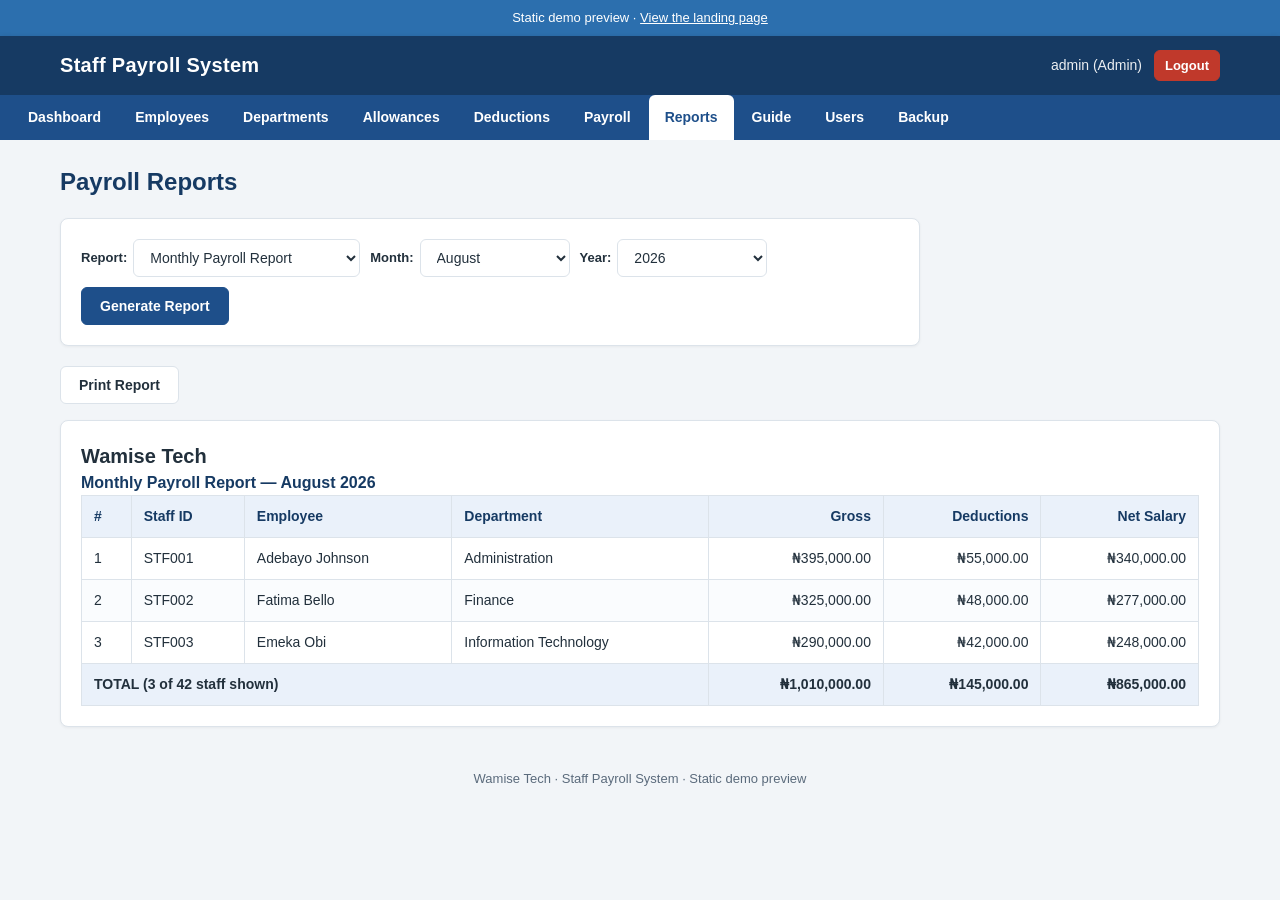
<file: docs/reports.html>
<!DOCTYPE html>
<html lang="en">
<head>
    <meta charset="UTF-8">
    <meta name="viewport" content="width=device-width, initial-scale=1.0">
    <title>Reports | Staff Payroll System</title>
    <link rel="stylesheet" href="assets/css/style.css">
    <link rel="stylesheet" href="assets/css/demo.css">
</head>
<body>
    <div class="demo-banner">Static demo preview &middot; <a href="index.html">View the landing page</a></div>
    <header class="topbar no-print">
        <div class="topbar-inner">
            <div class="brand">Staff Payroll System</div>
            <div class="user-box">
                <span class="user-name">admin (Admin)</span>
                <a href="login.html" class="btn btn-small btn-danger">Logout</a>
            </div>
        </div>
    </header>

    <nav class="navbar no-print">
        <a href="dashboard.html">Dashboard</a>
        <a href="employees.html">Employees</a>
        <a href="departments.html">Departments</a>
        <a href="allowances.html">Allowances</a>
        <a href="deductions.html">Deductions</a>
        <a href="payroll.html">Payroll</a>
        <a href="reports.html">Reports</a>
        <a href="guide.html">Guide</a>
        <a href="users.html">Users</a>
        <a href="backup.html">Backup</a>
    </nav>

    <main class="container">
        <h1 class="page-title">Payroll Reports</h1>

        <div class="card form-card">
            <form class="inline-form" onsubmit="return false;">
                <label>Report:
                    <select>
                        <option>Monthly Payroll Report</option>
                        <option>Staff Payroll Report</option>
                        <option>Department Salary Summary</option>
                        <option>Employee List</option>
                    </select>
                </label>
                <label>Month:
                    <select>
                        <option>January</option><option>February</option><option>March</option>
                        <option>April</option><option>May</option><option>June</option>
                        <option>July</option><option selected>August</option><option>September</option>
                        <option>October</option><option>November</option><option>December</option>
                    </select>
                </label>
                <label>Year:
                    <select>
                        <option>2025</option><option selected>2026</option><option>2027</option>
                    </select>
                </label>
                <button type="submit" class="btn btn-primary">Generate Report</button>
            </form>
        </div>

        <div class="toolbar no-print">
            <button data-print class="btn">Print Report</button>
        </div>

        <div class="card report-card">
            <div class="report-header">
                <h2>Wamise Tech</h2>
                <h3>Monthly Payroll Report &mdash; August 2026</h3>
            </div>
            <table class="data-table">
                <thead>
                    <tr>
                        <th>#</th>
                        <th>Staff ID</th>
                        <th>Employee</th>
                        <th>Department</th>
                        <th class="align-right">Gross</th>
                        <th class="align-right">Deductions</th>
                        <th class="align-right">Net Salary</th>
                    </tr>
                </thead>
                <tbody>
                    <tr>
                        <td>1</td><td>STF001</td><td>Adebayo Johnson</td><td>Administration</td>
                        <td class="align-right">&#8358;395,000.00</td><td class="align-right">&#8358;55,000.00</td>
                        <td class="align-right">&#8358;340,000.00</td>
                    </tr>
                    <tr>
                        <td>2</td><td>STF002</td><td>Fatima Bello</td><td>Finance</td>
                        <td class="align-right">&#8358;325,000.00</td><td class="align-right">&#8358;48,000.00</td>
                        <td class="align-right">&#8358;277,000.00</td>
                    </tr>
                    <tr>
                        <td>3</td><td>STF003</td><td>Emeka Obi</td><td>Information Technology</td>
                        <td class="align-right">&#8358;290,000.00</td><td class="align-right">&#8358;42,000.00</td>
                        <td class="align-right">&#8358;248,000.00</td>
                    </tr>
                </tbody>
                <tfoot>
                    <tr class="total-row">
                        <td colspan="4">TOTAL (3 of 42 staff shown)</td>
                        <td class="align-right">&#8358;1,010,000.00</td>
                        <td class="align-right">&#8358;145,000.00</td>
                        <td class="align-right">&#8358;865,000.00</td>
                    </tr>
                </tfoot>
            </table>
        </div>
    </main>

    <footer class="footer no-print">
        <p>Wamise Tech &middot; Staff Payroll System &middot; Static demo preview</p>
    </footer>
    <script src="assets/js/demo.js"></script>
</body>
</html>
</file>
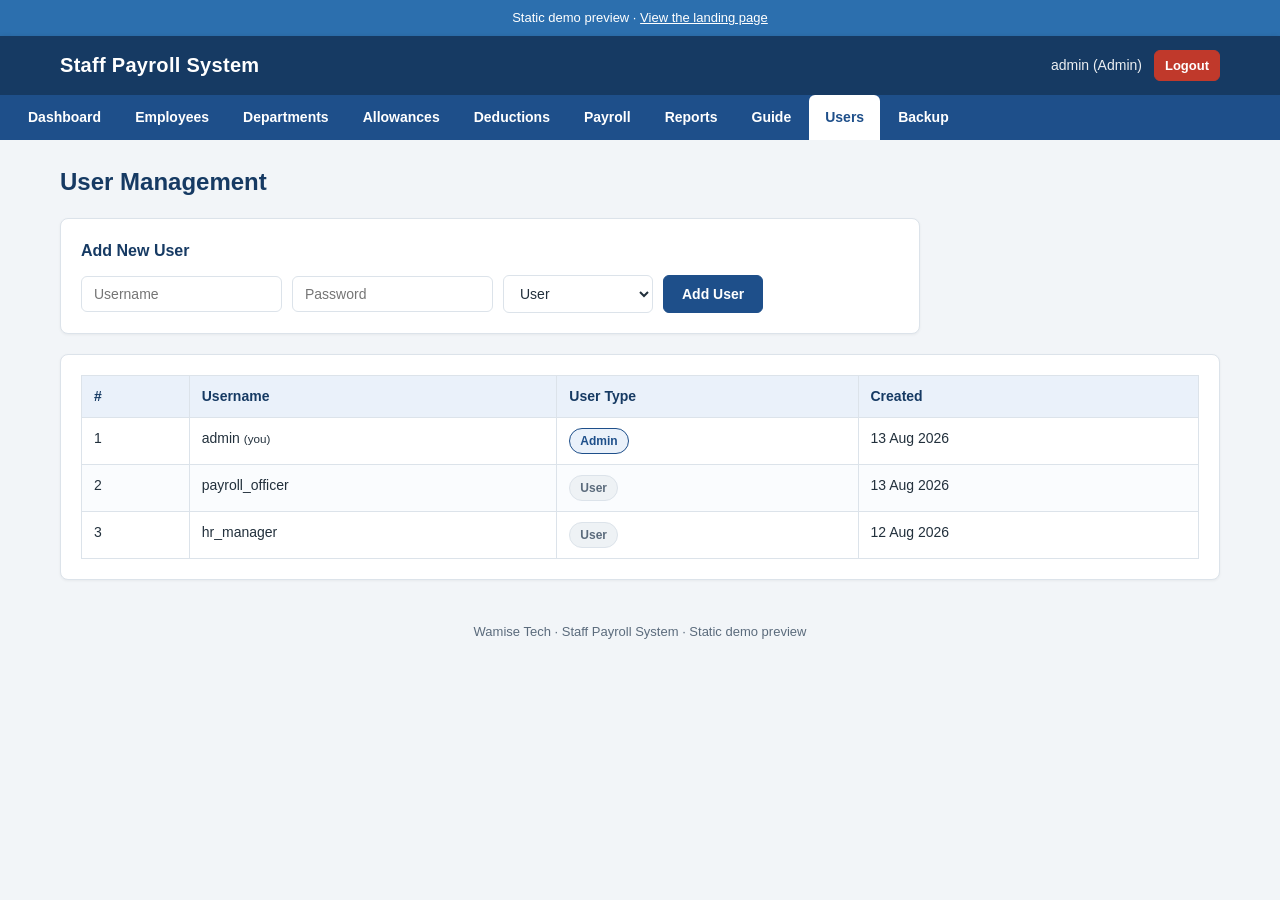
<file: docs/users.html>
<!DOCTYPE html>
<html lang="en">
<head>
    <meta charset="UTF-8">
    <meta name="viewport" content="width=device-width, initial-scale=1.0">
    <title>Users | Staff Payroll System</title>
    <link rel="stylesheet" href="assets/css/style.css">
    <link rel="stylesheet" href="assets/css/demo.css">
</head>
<body>
    <div class="demo-banner">Static demo preview &middot; <a href="index.html">View the landing page</a></div>
    <header class="topbar no-print">
        <div class="topbar-inner">
            <div class="brand">Staff Payroll System</div>
            <div class="user-box">
                <span class="user-name">admin (Admin)</span>
                <a href="login.html" class="btn btn-small btn-danger">Logout</a>
            </div>
        </div>
    </header>

    <nav class="navbar no-print">
        <a href="dashboard.html">Dashboard</a>
        <a href="employees.html">Employees</a>
        <a href="departments.html">Departments</a>
        <a href="allowances.html">Allowances</a>
        <a href="deductions.html">Deductions</a>
        <a href="payroll.html">Payroll</a>
        <a href="reports.html">Reports</a>
        <a href="guide.html">Guide</a>
        <a href="users.html">Users</a>
        <a href="backup.html">Backup</a>
    </nav>

    <main class="container">
        <h1 class="page-title">User Management</h1>

        <div class="card form-card">
            <h3>Add New User</h3>
            <form class="inline-form" onsubmit="return false;">
                <input type="text" placeholder="Username" required>
                <input type="password" placeholder="Password" required>
                <select>
                    <option value="User">User</option>
                    <option value="Admin">Admin</option>
                </select>
                <button type="submit" class="btn btn-primary">Add User</button>
            </form>
        </div>

        <div class="card">
            <table class="data-table">
                <thead>
                    <tr>
                        <th>#</th>
                        <th>Username</th>
                        <th>User Type</th>
                        <th>Created</th>
                    </tr>
                </thead>
                <tbody>
                    <tr><td>1</td><td>admin <small>(you)</small></td><td><span class="badge badge-admin">Admin</span></td><td>13 Aug 2026</td></tr>
                    <tr><td>2</td><td>payroll_officer</td><td><span class="badge badge-user">User</span></td><td>13 Aug 2026</td></tr>
                    <tr><td>3</td><td>hr_manager</td><td><span class="badge badge-user">User</span></td><td>12 Aug 2026</td></tr>
                </tbody>
            </table>
        </div>
    </main>

    <footer class="footer no-print">
        <p>Wamise Tech &middot; Staff Payroll System &middot; Static demo preview</p>
    </footer>
    <script src="assets/js/demo.js"></script>
</body>
</html>
</file>
<file: docs/assets/css/style.css>
:root {
    --primary: #1e4f8a;
    --primary-dark: #163a63;
    --primary-light: #eaf1fa;
    --success: #1e8a4c;
    --danger: #c0392b;
    --text: #22303c;
    --text-light: #5b6b7c;
    --border: #dce3ea;
    --bg: #f2f5f8;
    --card: #ffffff;
    --radius: 8px;
}

* {
    box-sizing: border-box;
    margin: 0;
    padding: 0;
}

body {
    font-family: "Segoe UI", Arial, Helvetica, sans-serif;
    background: var(--bg);
    color: var(--text);
    font-size: 15px;
    line-height: 1.5;
}

a {
    color: var(--primary);
    text-decoration: none;
}

h1.page-title {
    margin: 0 0 18px;
    font-size: 24px;
    color: var(--primary-dark);
}

h2 { font-size: 20px; }
h3 { font-size: 16px; }

/* ---------- Top bar ---------- */
.topbar {
    background: var(--primary-dark);
    color: #fff;
    box-shadow: 0 2px 6px rgba(0, 0, 0, 0.2);
}

.topbar-inner {
    max-width: 1200px;
    margin: 0 auto;
    padding: 14px 20px;
    display: flex;
    justify-content: space-between;
    align-items: center;
    flex-wrap: wrap;
    gap: 10px;
}

.brand {
    font-size: 20px;
    font-weight: 700;
    letter-spacing: 0.3px;
}

.user-box {
    display: flex;
    align-items: center;
    gap: 12px;
}

.user-name {
    font-size: 14px;
    opacity: 0.92;
}

/* ---------- Navbar ---------- */
.navbar {
    background: var(--primary);
    display: flex;
    flex-wrap: wrap;
    gap: 2px;
    padding: 0 12px;
}

.navbar a {
    color: #fff;
    padding: 12px 16px;
    font-size: 14px;
    font-weight: 600;
}

.navbar a:hover {
    background: rgba(255, 255, 255, 0.12);
}

.navbar a.active {
    background: #fff;
    color: var(--primary);
    border-radius: 6px 6px 0 0;
}

/* ---------- Layout ---------- */
.container {
    max-width: 1200px;
    margin: 24px auto;
    padding: 0 20px;
}

.grid-2 {
    display: grid;
    grid-template-columns: 1fr 1fr;
    gap: 20px;
    margin-bottom: 20px;
}

@media (max-width: 900px) {
    .grid-2 { grid-template-columns: 1fr; }
}

/* ---------- Cards ---------- */
.card {
    background: var(--card);
    border: 1px solid var(--border);
    border-radius: var(--radius);
    padding: 20px;
    margin-bottom: 20px;
    box-shadow: 0 1px 3px rgba(0, 0, 0, 0.05);
}

.card-header {
    display: flex;
    justify-content: space-between;
    align-items: center;
    gap: 10px;
    margin-bottom: 14px;
    flex-wrap: wrap;
}

.card h3 {
    color: var(--primary-dark);
}

.form-card { max-width: 860px; }
.form-card h3 { margin-bottom: 12px; }

.welcome-card {
    background: var(--primary-light);
    border-left: 5px solid var(--primary);
}

.welcome-card ol { margin: 10px 0 0 20px; }
.welcome-card li { margin: 4px 0; }

/* ---------- Stats ---------- */
.stat-grid {
    display: grid;
    grid-template-columns: repeat(4, 1fr);
    gap: 16px;
    margin-bottom: 20px;
}

@media (max-width: 900px) {
    .stat-grid { grid-template-columns: repeat(2, 1fr); }
}

.stat-card {
    background: var(--card);
    border: 1px solid var(--border);
    border-left: 5px solid var(--primary);
    border-radius: var(--radius);
    padding: 18px;
    box-shadow: 0 1px 3px rgba(0, 0, 0, 0.05);
}

.stat-value {
    font-size: 24px;
    font-weight: 700;
    color: var(--primary);
}

.stat-label {
    font-size: 13px;
    color: var(--text-light);
    margin-top: 4px;
}

/* ---------- Tables ---------- */
.data-table {
    width: 100%;
    border-collapse: collapse;
    font-size: 14px;
}

.data-table th,
.data-table td {
    border: 1px solid var(--border);
    padding: 10px 12px;
    text-align: left;
    vertical-align: top;
}

.data-table th {
    background: var(--primary-light);
    color: var(--primary-dark);
    font-weight: 700;
    white-space: nowrap;
}

.data-table tbody tr:nth-child(even) {
    background: #fafcfe;
}

.data-table tbody tr:hover {
    background: #f0f6fd;
}

.data-table .total-row {
    background: var(--primary-light) !important;
    font-weight: 700;
}

.data-table .empty {
    text-align: center;
    color: var(--text-light);
    padding: 24px;
}

.align-right { text-align: right !important; }
.align-center { text-align: center !important; }

td.actions {
    white-space: nowrap;
    min-width: 120px;
}

td.actions form {
    display: inline-block;
    margin: 2px 0;
    vertical-align: middle;
}

/* ---------- Forms ---------- */
input[type="text"],
input[type="password"],
input[type="number"],
input[type="date"],
select {
    width: 100%;
    padding: 9px 12px;
    border: 1px solid var(--border);
    border-radius: 6px;
    font-size: 14px;
    font-family: inherit;
    background: #fff;
    color: var(--text);
}

input:focus,
select:focus {
    outline: none;
    border-color: var(--primary);
    box-shadow: 0 0 0 3px rgba(30, 79, 138, 0.12);
}

label {
    display: block;
    font-weight: 600;
    font-size: 13px;
    margin-bottom: 5px;
    color: var(--text);
}

.form-grid {
    display: grid;
    grid-template-columns: repeat(2, 1fr);
    gap: 16px;
    margin-bottom: 18px;
}

@media (max-width: 700px) {
    .form-grid { grid-template-columns: 1fr; }
}

.form-actions {
    display: flex;
    gap: 10px;
}

.inline-form {
    display: flex;
    align-items: center;
    flex-wrap: wrap;
    gap: 10px;
}

.inline-form input,
.inline-form select {
    width: auto;
    min-width: 150px;
}

.inline-form label {
    margin: 0;
    display: inline-flex;
    align-items: center;
    gap: 6px;
}

/* ---------- Buttons ---------- */
.btn {
    display: inline-block;
    padding: 10px 18px;
    border: 1px solid var(--border);
    border-radius: 6px;
    background: #fff;
    color: var(--text);
    font-size: 14px;
    font-weight: 600;
    cursor: pointer;
    font-family: inherit;
    text-align: center;
    transition: background 0.15s, border-color 0.15s;
}

.btn:hover {
    background: var(--primary-light);
}

.btn-primary {
    background: var(--primary);
    border-color: var(--primary);
    color: #fff;
}

.btn-primary:hover {
    background: var(--primary-dark);
    color: #fff;
}

.btn-danger {
    background: var(--danger);
    border-color: var(--danger);
    color: #fff;
}

.btn-danger:hover:not(:disabled) {
    background: #a93226;
    color: #fff;
}

.btn-danger:disabled {
    opacity: 0.5;
    cursor: not-allowed;
}

.btn-small {
    padding: 5px 10px;
    font-size: 13px;
}

.btn-block {
    width: 100%;
}

/* ---------- Toolbar ---------- */
.toolbar {
    display: flex;
    justify-content: space-between;
    align-items: center;
    gap: 10px;
    margin-bottom: 16px;
    flex-wrap: wrap;
}

.toolbar .inline-form input {
    min-width: 260px;
}

.period-form {
    margin-bottom: 16px;
}

/* ---------- Alerts ---------- */
.alert {
    padding: 12px 16px;
    border-radius: 6px;
    margin-bottom: 16px;
    font-size: 14px;
    font-weight: 600;
}

.alert-success {
    background: #e6f6ec;
    border: 1px solid #bfe5cd;
    color: var(--success);
}

.alert-error {
    background: #fdecea;
    border: 1px solid #f5c6c0;
    color: var(--danger);
}

/* ---------- Badges ---------- */
.badge {
    display: inline-block;
    padding: 3px 10px;
    border-radius: 20px;
    font-size: 12px;
    font-weight: 700;
}

.badge-admin {
    background: var(--primary-light);
    color: var(--primary);
    border: 1px solid var(--primary);
}

.badge-user {
    background: #eef2f5;
    color: var(--text-light);
    border: 1px solid var(--border);
}

/* ---------- Misc ---------- */
.hint {
    color: var(--text-light);
    font-size: 13px;
    margin-top: 10px;
}

.footer {
    text-align: center;
    padding: 18px;
    color: var(--text-light);
    font-size: 13px;
}

.guide-list {
    margin: 8px 0 0 22px;
}

.guide-list li {
    margin: 8px 0;
}

/* ---------- Auth / Login ---------- */
.auth-body {
    min-height: 100vh;
    display: flex;
    align-items: center;
    justify-content: center;
    background: linear-gradient(135deg, var(--primary-dark), var(--primary) 60%, #2c6fae);
    padding: 20px;
}

.login-card {
    background: #fff;
    border-radius: 12px;
    padding: 32px;
    width: 100%;
    max-width: 400px;
    box-shadow: 0 10px 30px rgba(0, 0, 0, 0.25);
}

.login-brand {
    text-align: center;
    margin-bottom: 24px;
}

.login-brand h1 {
    font-size: 22px;
    color: var(--primary-dark);
}

.login-brand p {
    color: var(--text-light);
    font-size: 14px;
    margin-top: 4px;
}

.login-logo {
    width: 64px;
    height: 64px;
    margin: 0 auto 14px;
    border-radius: 50%;
    background: var(--primary);
    color: #fff;
    font-size: 30px;
    font-weight: 700;
    display: flex;
    align-items: center;
    justify-content: center;
}

.login-card label {
    margin-top: 14px;
}

.login-card .btn {
    margin-top: 18px;
}

.login-card .hint {
    text-align: center;
}

/* ---------- Payslip ---------- */
.print-actions {
    max-width: 900px;
    margin: 20px auto;
    padding: 0 16px;
    display: flex;
    gap: 10px;
}

.payslip {
    max-width: 900px;
    margin: 0 auto 40px;
    background: #fff;
    border: 1px solid var(--border);
    border-radius: 8px;
    padding: 28px;
    box-shadow: 0 2px 8px rgba(0, 0, 0, 0.08);
}

.payslip-header {
    display: flex;
    align-items: center;
    justify-content: space-between;
    gap: 14px;
    border-bottom: 3px solid var(--primary);
    padding-bottom: 16px;
    margin-bottom: 18px;
    flex-wrap: wrap;
}

.payslip-header h2 {
    color: var(--primary-dark);
}

.payslip-header p {
    color: var(--text-light);
    font-size: 13px;
}

.payslip-logo {
    width: 52px;
    height: 52px;
    border-radius: 50%;
    background: var(--primary);
    color: #fff;
    font-size: 26px;
    font-weight: 700;
    display: flex;
    align-items: center;
    justify-content: center;
}

.payslip-period {
    text-align: right;
    font-size: 14px;
}

.payslip-employee {
    margin-bottom: 18px;
}

.payslip-sections {
    display: grid;
    grid-template-columns: 1fr 1fr;
    gap: 20px;
    margin-bottom: 24px;
}

@media (max-width: 700px) {
    .payslip-sections { grid-template-columns: 1fr; }
}

.payslip-sections h3 {
    color: var(--primary);
    margin-bottom: 8px;
    border-bottom: 2px solid var(--border);
    padding-bottom: 6px;
}

.payslip-signatures {
    display: grid;
    grid-template-columns: 1fr 1fr 1fr;
    gap: 20px;
    align-items: end;
    text-align: center;
    font-size: 13px;
    color: var(--text-light);
    margin-top: 40px;
}

.payslip-net {
    border: 2px solid var(--primary);
    border-radius: 8px;
    padding: 14px;
    background: var(--primary-light);
}

.payslip-net span {
    display: block;
    font-size: 12px;
    font-weight: 700;
    color: var(--primary);
}

.payslip-net strong {
    font-size: 20px;
    color: var(--primary-dark);
}

.payslip-note {
    text-align: center;
    color: var(--text-light);
    font-size: 12px;
    margin-top: 24px;
    border-top: 1px dashed var(--border);
    padding-top: 12px;
}

/* ---------- Print ---------- */
@media print {
    body {
        background: #fff;
        font-size: 12px;
    }

    .no-print {
        display: none !important;
    }

    .container {
        max-width: 100%;
        margin: 0;
        padding: 0;
    }

    .card,
    .report-card {
        border: none;
        box-shadow: none;
        padding: 0;
    }

    .navbar,
    .topbar,
    .footer,
    .toolbar,
    .period-form,
    .form-card {
        display: none !important;
    }

    .report-header {
        text-align: center;
        margin-bottom: 14px;
    }

    .report-header h2 {
        font-size: 16px;
        margin-bottom: 2px;
    }

    .report-header h3 {
        font-size: 13px;
        font-weight: 600;
        margin-bottom: 8px;
    }

    .data-table th,
    .data-table td {
        padding: 5px 8px;
        font-size: 11px;
    }

    .payslip {
        box-shadow: none;
        border: 1px solid #ccc;
        max-width: 100%;
    }
}
</file>
<file: docs/assets/css/demo.css>
/* Demo-specific styles for the GitHub Pages static preview */

/* Landing page */
.landing-hero {
    background: linear-gradient(135deg, var(--primary-dark), var(--primary) 60%, #2c6fae);
    color: #fff;
    text-align: center;
    padding: 70px 20px 60px;
}

.landing-hero .hero-badge {
    display: inline-block;
    background: rgba(255, 255, 255, 0.15);
    border: 1px solid rgba(255, 255, 255, 0.35);
    border-radius: 20px;
    padding: 6px 16px;
    font-size: 13px;
    margin-bottom: 18px;
}

.landing-hero h1 {
    font-size: 40px;
    margin-bottom: 10px;
}

.landing-hero p {
    font-size: 17px;
    opacity: 0.92;
    max-width: 640px;
    margin: 0 auto 26px;
}

.hero-buttons {
    display: flex;
    gap: 14px;
    justify-content: center;
    flex-wrap: wrap;
}

.hero-buttons .btn {
    padding: 13px 26px;
    font-size: 15px;
}

.btn-github {
    background: transparent;
    border: 2px solid #fff;
    color: #fff;
}

.btn-github:hover {
    background: rgba(255, 255, 255, 0.15);
    color: #fff;
}

.demo-note {
    background: #fff8e6;
    border: 1px solid #f0d98c;
    color: #7a5b00;
    border-radius: 8px;
    padding: 12px 16px;
    font-size: 14px;
    margin: 20px 0;
}

.feature-grid {
    display: grid;
    grid-template-columns: repeat(3, 1fr);
    gap: 16px;
    margin-top: 24px;
}

@media (max-width: 900px) {
    .feature-grid { grid-template-columns: 1fr; }
}

.feature-item {
    background: var(--card);
    border: 1px solid var(--border);
    border-radius: var(--radius);
    padding: 18px;
}

.feature-item h4 {
    color: var(--primary);
    margin-bottom: 6px;
}

.feature-item p {
    color: var(--text-light);
    font-size: 14px;
}

.demo-steps {
    display: grid;
    grid-template-columns: repeat(4, 1fr);
    gap: 16px;
    margin-top: 20px;
}

@media (max-width: 900px) {
    .demo-steps { grid-template-columns: repeat(2, 1fr); }
}

.demo-step {
    text-align: center;
    padding: 18px;
    background: var(--primary-light);
    border-radius: var(--radius);
}

.demo-step .step-num {
    width: 36px;
    height: 36px;
    border-radius: 50%;
    background: var(--primary);
    color: #fff;
    font-weight: 700;
    display: inline-flex;
    align-items: center;
    justify-content: center;
    margin-bottom: 10px;
}

.demo-step p {
    font-size: 14px;
    font-weight: 600;
    color: var(--primary-dark);
}

/* Landing footer */
.landing-footer {
    background: var(--primary-dark);
    color: #fff;
    text-align: center;
    padding: 26px 16px;
    font-size: 14px;
}

/* Demo banner strip */
.demo-banner {
    background: #2c6fae;
    color: #fff;
    text-align: center;
    padding: 8px 12px;
    font-size: 13px;
}

.demo-banner a {
    color: #fff;
    text-decoration: underline;
}

/* Stat cards on demo dashboard */
.stat-card .stat-value.small {
    font-size: 18px;
}
</file>
